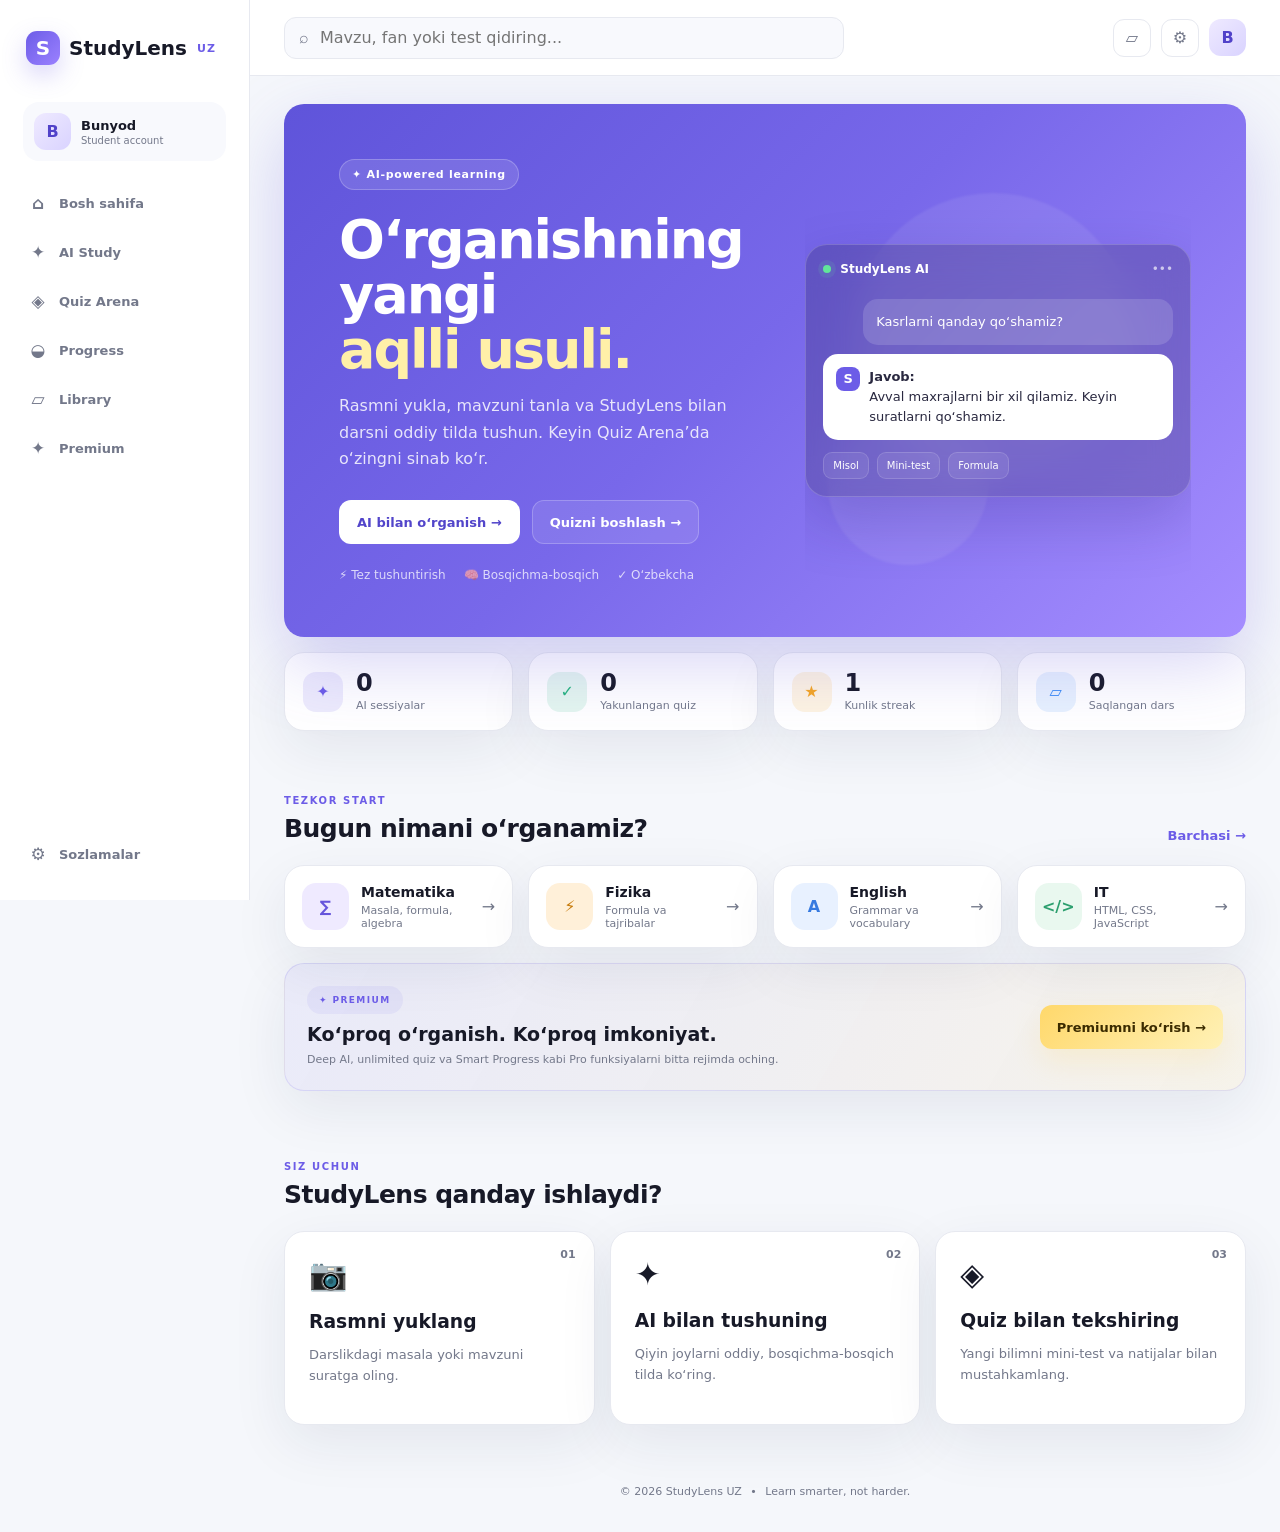
<file: index.html>
<!DOCTYPE html>
<html lang="uz">

<head>
    <meta charset="UTF-8" />
    <meta name="viewport" content="width=device-width, initial-scale=1.0" />
    <meta name="theme-color" content="#6c5ce7" />
    <title>StudyLens — Aqlli o‘qish platformasi</title>
    <link rel="stylesheet" href="style.css" />
</head>

<body data-page="home">
    <div class="app-shell">
        <aside class="sidebar" id="sidebar">
            <a class="brand" href="index.html"><span class="brand-mark">S</span><span>StudyLens</span><b>UZ</b></a>
            <div class="profile-mini">
                <div class="avatar" data-avatar>B</div>
                <div><strong data-name>Bunyod</strong><small>Student account</small></div>
            </div>
            <nav class="nav">
                <a href="index.html" data-nav="home"><span>⌂</span> Bosh sahifa</a>
                <a href="study.html" data-nav="study"><span>✦</span> AI Study</a>
                <a href="quiz.html" data-nav="quiz"><span>◈</span> Quiz Arena</a>
                <a href="progress.html" data-nav="progress"><span>◒</span> Progress</a>
                <a href="library.html" data-nav="library"><span>▱</span> Library</a>
                <a href="premium.html" data-nav="premium"><span>✦</span> Premium</a>
            </nav>
            <div class="sidebar-bottom">
                <a href="settings.html" data-nav="settings"><span>⚙</span> Sozlamalar</a>
                
            </div>
        </aside>

        <main class="main">
            <header class="topbar">
                <button class="mobile-menu" id="mobileMenu">☰</button>
                <div class="search"><span>⌕</span><input id="globalSearch"
                        placeholder="Mavzu, fan yoki test qidiring..." /></div>
                <div class="top-actions"><a class="icon-btn" href="library.html" title="Library">▱</a><a
                        class="icon-btn" href="settings.html" title="Sozlamalar">⚙</a>
                    <div class="avatar" data-avatar>B</div>
                </div>
            </header>

            <section class="page hero-page">
                <div class="hero-main card gradient-card">
                    <div class="hero-copy">
                        <div class="pill">✦ AI-powered learning</div>
                        <h1>O‘rganishning yangi<br /><span>aqlli usuli.</span></h1>
                        <p>Rasmni yukla, mavzuni tanla va StudyLens bilan darsni oddiy tilda tushun. Keyin Quiz Arena’da
                            o‘zingni sinab ko‘r.</p>
                        <div class="hero-actions"><a href="study.html" class="btn btn-light">AI bilan o‘rganish →</a><a
                                href="./quiz.html" class="btn btn-ghost" id="goToQuizBtn">Quizni boshlash →</a></div>
                        <div class="hero-meta"><span>⚡ Tez tushuntirish</span><span>🧠 Bosqichma-bosqich</span><span>✓
                                O‘zbekcha</span></div>
                    </div>
                    <div class="hero-visual">
                        <div class="orb orb-1"></div>
                        <div class="orb orb-2"></div>
                        <div class="ai-window">
                            <div class="ai-head"><span class="ai-dot"></span><strong>StudyLens
                                    AI</strong><span>•••</span></div>
                            <div class="ai-message user-msg">Kasrlarni qanday qo‘shamiz?</div>
                            <div class="ai-message ai-msg"><span class="tiny-logo">S</span>
                                <div><strong>Javob:</strong><br />Avval maxrajlarni bir xil qilamiz. Keyin suratlarni
                                    qo‘shamiz.</div>
                            </div>
                            <div class="ai-chip-row"><span>Misol</span><span>Mini-test</span><span>Formula</span></div>
                        </div>
                    </div>
                </div>

                <div class="stats-row">
                    <div class="stat-card card"><span class="stat-icon purple">✦</span>
                        <div><strong data-stat="sessions">0</strong><small>AI sessiyalar</small></div>
                    </div>
                    <div class="stat-card card"><span class="stat-icon green">✓</span>
                        <div><strong data-stat="quizzes">0</strong><small>Yakunlangan quiz</small></div>
                    </div>
                    <div class="stat-card card"><span class="stat-icon orange">★</span>
                        <div><strong data-stat="streak">1</strong><small>Kunlik streak</small></div>
                    </div>
                    <div class="stat-card card"><span class="stat-icon blue">▱</span>
                        <div><strong data-stat="saved">0</strong><small>Saqlangan dars</small></div>
                    </div>
                </div>

                <div class="section-head">
                    <div><span class="eyebrow">TEZKOR START</span>
                        <h2>Bugun nimani o‘rganamiz?</h2>
                    </div><a href="study.html" class="text-link">Barchasi →</a>
                </div>
                <div class="quick-grid">
                    <a class="subject-card card" href="study.html?subject=matematika">
                        <div class="subject-icon math">∑</div>
                        <div>
                            <h3>Matematika</h3>
                            <p>Masala, formula, algebra</p>
                        </div><span>→</span>
                    </a>
                    <a class="subject-card card" href="study.html?subject=fizika">
                        <div class="subject-icon physics">⚡</div>
                        <div>
                            <h3>Fizika</h3>
                            <p>Formula va tajribalar</p>
                        </div><span>→</span>
                    </a>
                    <a class="subject-card card" href="study.html?subject=english">
                        <div class="subject-icon english">A</div>
                        <div>
                            <h3>English</h3>
                            <p>Grammar va vocabulary</p>
                        </div><span>→</span>
                    </a>
                    <a class="subject-card card" href="study.html?subject=it">
                        <div class="subject-icon it">&lt;/&gt;</div>
                        <div>
                            <h3>IT</h3>
                            <p>HTML, CSS, JavaScript</p>
                        </div><span>→</span>
                    </a>
                </div>

                <div class="premium-promo card">
                    <div>
                        <span class="premium-kicker">✦ PREMIUM</span>
                        <h2>Ko‘proq o‘rganish. Ko‘proq imkoniyat.</h2>
                        <p>Deep AI, unlimited quiz va Smart Progress kabi Pro funksiyalarni bitta rejimda oching.</p>
                    </div>
                    <a href="premium.html" class="btn btn-premium">Premiumni ko‘rish →</a>
                </div>

                <div class="section-head top-gap">
                    <div><span class="eyebrow">SIZ UCHUN</span>
                        <h2>StudyLens qanday ishlaydi?</h2>
                    </div>
                </div>
                <div class="steps-grid">
                    <div class="step-card card">
                        <div class="step-number">01</div>
                        <div class="step-emoji">📷</div>
                        <h3>Rasmni yuklang</h3>
                        <p>Darslikdagi masala yoki mavzuni suratga oling.</p>
                    </div>
                    <div class="step-card card">
                        <div class="step-number">02</div>
                        <div class="step-emoji">✦</div>
                        <h3>AI bilan tushuning</h3>
                        <p>Qiyin joylarni oddiy, bosqichma-bosqich tilda ko‘ring.</p>
                    </div>
                    <div class="step-card card">
                        <div class="step-number">03</div>
                        <div class="step-emoji">◈</div>
                        <h3>Quiz bilan tekshiring</h3>
                        <p>Yangi bilimni mini-test va natijalar bilan mustahkamlang.</p>
                    </div>
                </div>
            </section>
            <footer class="footer">© 2026 StudyLens UZ <span>•</span> Learn smarter, not harder.</footer>
        </main>
    </div>
    <script>
        document.getElementById("goToQuizBtn")?.addEventListener("click", function (e) {
            e.preventDefault();
            window.location.href = "./quiz.html";
        });
    </script>
    <script src="app.js"></script>
</body>

</html>
</file>
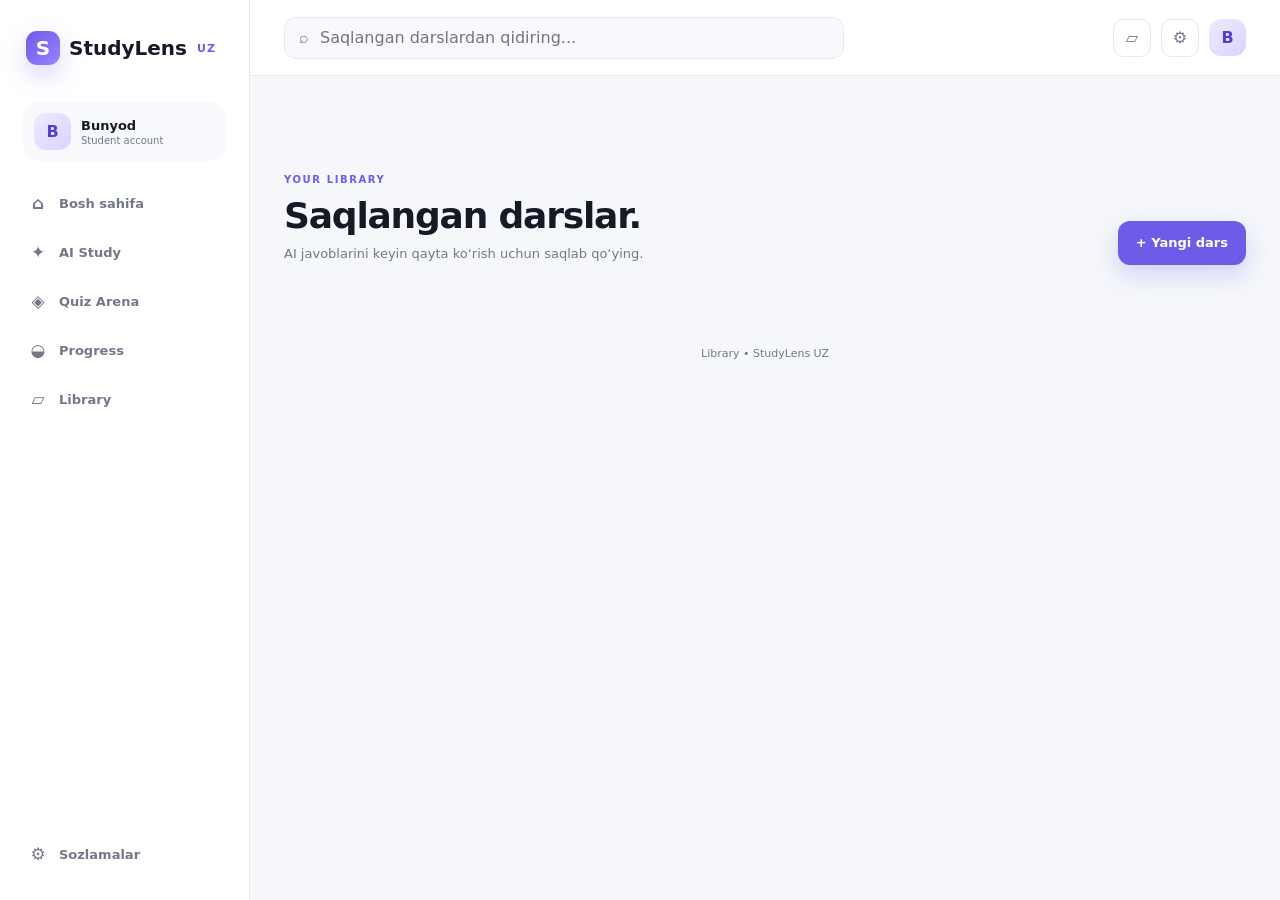
<file: library.html>
<!DOCTYPE html>
<html lang="uz">

<head>
    <meta charset="UTF-8" />
    <meta name="viewport" content="width=device-width, initial-scale=1.0" />
    <title>Library — StudyLens</title>
    <link rel="stylesheet" href="style.css" />
</head>

<body data-page="library">
    <div class="app-shell">
        <aside class="sidebar" id="sidebar"><a class="brand" href="index.html"><span
                    class="brand-mark">S</span><span>StudyLens</span><b>UZ</b></a>
            <div class="profile-mini">
                <div class="avatar" data-avatar>B</div>
                <div><strong data-name>Bunyod</strong><small>Student account</small></div>
            </div>
            <nav class="nav"><a href="index.html" data-nav="home"><span>⌂</span> Bosh sahifa</a><a href="study.html"
                    data-nav="study"><span>✦</span> AI Study</a><a href="quiz.html" data-nav="quiz"><span>◈</span> Quiz
                    Arena</a><a href="progress.html" data-nav="progress"><span>◒</span> Progress</a><a
                    href="library.html" data-nav="library"><span>▱</span> Library</a></nav>
            <div class="sidebar-bottom"><a href="settings.html" data-nav="settings"><span>⚙</span> Sozlamalar</a></div>
        </aside>
        <main class="main">
            <header class="topbar"><button class="mobile-menu" id="mobileMenu">☰</button>
                <div class="search"><span>⌕</span><input id="globalSearch"
                        placeholder="Saqlangan darslardan qidiring..." /></div>
                <div class="top-actions"><a class="icon-btn" href="library.html">▱</a><a class="icon-btn"
                        href="settings.html">⚙</a>
                    <div class="avatar" data-avatar>B</div>
                </div>
            </header>
            <section class="page">
                <div class="section-head">
                    <div><span class="eyebrow">YOUR LIBRARY</span>
                        <h1 class="page-title">Saqlangan darslar.</h1>
                        <p class="page-subtitle">AI javoblarini keyin qayta ko‘rish uchun saqlab qo‘ying.</p>
                    </div><a href="study.html" class="btn btn-primary">+ Yangi dars</a>
                </div>
                <div id="libraryGrid" class="library-grid"></div>
            </section>
            <footer class="footer">Library • StudyLens UZ</footer>
        </main>
    </div>
    <script src="app.js"></script>
</body>

</html>
</file>
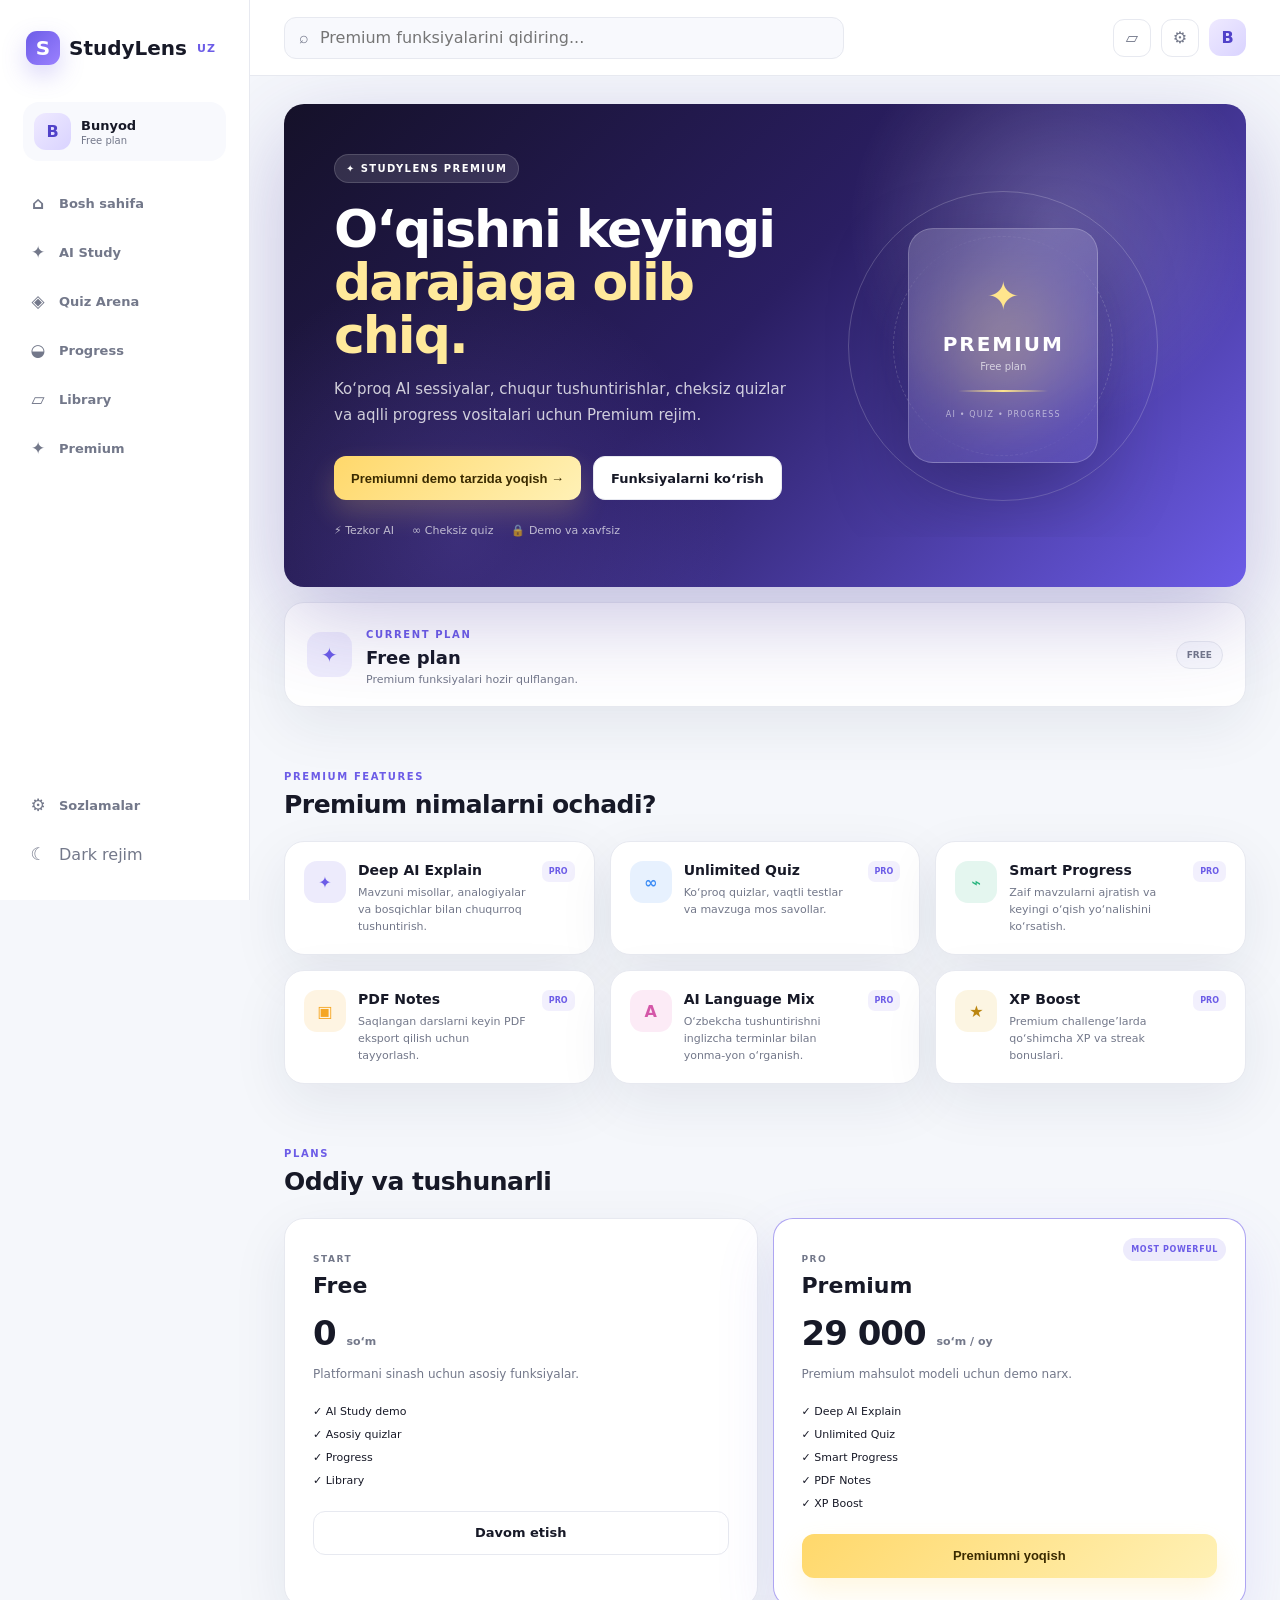
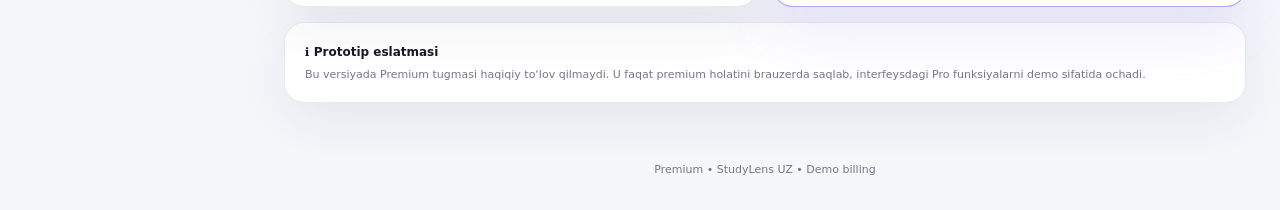
<file: premium-dashboard.html>
<!DOCTYPE html>
<html lang="uz">

<head>
    <meta charset="UTF-8" />
    <meta name="viewport" content="width=device-width, initial-scale=1.0" />
    <meta name="theme-color" content="#6c5ce7" />
    <title>Premium — StudyLens UZ</title>
    <link rel="stylesheet" href="style.css" />
</head>

<body data-page="premium">
    <div class="app-shell">
        <aside class="sidebar" id="sidebar">
            <a class="brand" href="index.html"><span class="brand-mark">S</span><span>StudyLens</span><b>UZ</b></a>
            <div class="profile-mini">
                <div class="avatar" data-avatar>B</div>
                <div><strong data-name>Bunyod</strong><small data-plan-label>Free plan</small></div>
            </div>
            <nav class="nav">
                <a href="index.html" data-nav="home"><span>⌂</span> Bosh sahifa</a>
                <a href="study.html" data-nav="study"><span>✦</span> AI Study</a>
                <a href="quiz.html" data-nav="quiz"><span>◈</span> Quiz Arena</a>
                <a href="progress.html" data-nav="progress"><span>◒</span> Progress</a>
                <a href="library.html" data-nav="library"><span>▱</span> Library</a>
                <a href="premium.html" data-nav="premium"><span>✦</span> Premium</a>
            </nav>
            <div class="sidebar-bottom">
                <a href="settings.html" data-nav="settings"><span>⚙</span> Sozlamalar</a>
                <button class="theme-toggle" id="themeToggle"><span>☾</span> Dark rejim</button>
            </div>
        </aside>

        <main class="main">
            <header class="topbar">
                <button class="mobile-menu" id="mobileMenu">☰</button>
                <div class="search"><span>⌕</span><input id="globalSearch"
                        placeholder="Premium funksiyalarini qidiring..." /></div>
                <div class="top-actions"><a class="icon-btn" href="library.html">▱</a><a class="icon-btn"
                        href="settings.html">⚙</a>
                    <div class="avatar" data-avatar>B</div>
                </div>
            </header>

            <section class="page premium-page">
                <div class="premium-hero card">
                    <div class="premium-hero-copy">
                        <span class="premium-kicker">✦ STUDYLENS PREMIUM</span>
                        <h1>O‘qishni keyingi<br /><span>darajaga olib chiq.</span></h1>
                        <p>Ko‘proq AI sessiyalar, chuqur tushuntirishlar, cheksiz quizlar va aqlli progress vositalari
                            uchun Premium rejim.</p>
                        <div class="hero-actions">
                            <button class="btn btn-premium" id="activatePremium">Premiumni demo tarzida yoqish
                                →</button>
                            <a class="btn btn-secondary" href="#features">Funksiyalarni ko‘rish</a>
                        </div>
                        <div class="premium-trust"><span>⚡ Tezkor AI</span><span>∞ Cheksiz quiz</span><span>🔒 Demo va
                                xavfsiz</span></div>
                    </div>
                    <div class="premium-orbit">
                        <div class="premium-ring ring-a"></div>
                        <div class="premium-ring ring-b"></div>
                        <div class="premium-glow"></div>
                        <div class="premium-card-art">
                            <div class="premium-star">✦</div>
                            <strong>PREMIUM</strong>
                            <small data-plan-label>Free plan</small>
                            <div class="premium-art-line"></div>
                            <span>AI • QUIZ • PROGRESS</span>
                        </div>
                    </div>
                </div>

                <div class="premium-status card" id="premiumStatusBox">
                    <div class="premium-status-icon">✦</div>
                    <div>
                        <span class="eyebrow">CURRENT PLAN</span>
                        <h2 data-premium-status>Free plan</h2>
                        <p id="premiumStatusText">Premium funksiyalari hozir qulflangan.</p>
                    </div>
                    <span class="premium-status-badge" id="premiumBadge">FREE</span>
                </div>

                <div class="section-head" id="features">
                    <div><span class="eyebrow">PREMIUM FEATURES</span>
                        <h2>Premium nimalarni ochadi?</h2>
                    </div>
                </div>

                <div class="premium-feature-grid">
                    <div class="premium-feature card">
                        <div class="feature-icon purple">✦</div>
                        <div>
                            <h3>Deep AI Explain</h3>
                            <p>Mavzuni misollar, analogiyalar va bosqichlar bilan chuqurroq tushuntirish.</p>
                        </div>
                        <span class="feature-tag">PRO</span>
                    </div>
                    <div class="premium-feature card">
                        <div class="feature-icon blue">∞</div>
                        <div>
                            <h3>Unlimited Quiz</h3>
                            <p>Ko‘proq quizlar, vaqtli testlar va mavzuga mos savollar.</p>
                        </div>
                        <span class="feature-tag">PRO</span>
                    </div>
                    <div class="premium-feature card">
                        <div class="feature-icon green">⌁</div>
                        <div>
                            <h3>Smart Progress</h3>
                            <p>Zaif mavzularni ajratish va keyingi o‘qish yo‘nalishini ko‘rsatish.</p>
                        </div>
                        <span class="feature-tag">PRO</span>
                    </div>
                    <div class="premium-feature card">
                        <div class="feature-icon orange">▣</div>
                        <div>
                            <h3>PDF Notes</h3>
                            <p>Saqlangan darslarni keyin PDF eksport qilish uchun tayyorlash.</p>
                        </div>
                        <span class="feature-tag">PRO</span>
                    </div>
                    <div class="premium-feature card">
                        <div class="feature-icon pink">A</div>
                        <div>
                            <h3>AI Language Mix</h3>
                            <p>O‘zbekcha tushuntirishni inglizcha terminlar bilan yonma-yon o‘rganish.</p>
                        </div>
                        <span class="feature-tag">PRO</span>
                    </div>
                    <div class="premium-feature card">
                        <div class="feature-icon gold">★</div>
                        <div>
                            <h3>XP Boost</h3>
                            <p>Premium challenge’larda qo‘shimcha XP va streak bonuslari.</p>
                        </div>
                        <span class="feature-tag">PRO</span>
                    </div>
                </div>

                <div class="section-head">
                    <div><span class="eyebrow">PLANS</span>
                        <h2>Oddiy va tushunarli</h2>
                    </div>
                </div>

                <div class="plans-grid">
                    <div class="plan-card card">
                        <span class="plan-label">START</span>
                        <h3>Free</h3>
                        <div class="plan-price">0 <small>so‘m</small></div>
                        <p>Platformani sinash uchun asosiy funksiyalar.</p>
                        <div class="plan-list"><span>✓ AI Study demo</span><span>✓ Asosiy quizlar</span><span>✓
                                Progress</span><span>✓ Library</span></div>
                        <a href="study.html" class="btn btn-secondary wide">Davom etish</a>
                    </div>

                    <div class="plan-card card featured-plan">
                        <div class="popular-label">MOST POWERFUL</div>
                        <span class="plan-label">PRO</span>
                        <h3>Premium</h3>
                        <div class="plan-price">29 000 <small>so‘m / oy</small></div>
                        <p>Premium mahsulot modeli uchun demo narx.</p>
                        <div class="plan-list"><span>✓ Deep AI Explain</span><span>✓ Unlimited Quiz</span><span>✓ Smart
                                Progress</span><span>✓ PDF Notes</span><span>✓ XP Boost</span></div>
                        <button class="btn btn-premium wide" id="activatePremium2">Premiumni yoqish</button>
                    </div>
                </div>

                <div class="premium-note card">
                    <strong>ℹ️ Prototip eslatmasi</strong>
                    <p>Bu versiyada Premium tugmasi haqiqiy to‘lov qilmaydi. U faqat premium holatini brauzerda saqlab,
                        interfeysdagi Pro funksiyalarni demo sifatida ochadi.</p>
                </div>
            </section>
            <footer class="footer">Premium • StudyLens UZ • Demo billing</footer>
        </main>
    </div>

    <div class="premium-modal hidden" id="premiumModal">
        <div class="premium-modal-backdrop" data-close-premium></div>
        <div class="premium-modal-card card" role="dialog" aria-modal="true" aria-labelledby="premiumModalTitle">
            <button class="modal-close" data-close-premium>×</button>
            <div class="modal-sparkle">✦</div>
            <span class="eyebrow">PREMIUM ACTIVATED</span>
            <h2 id="premiumModalTitle">Premium demo yoqildi! 🚀</h2>
            <p>Endi StudyLens interfeysida Premium holati saqlanadi. Bu hali haqiqiy to‘lov emas — faqat prototip.</p>
            <a href="study.html" class="btn btn-premium wide">AI Study’ga qaytish →</a>
        </div>
    </div>

    <script src="app.js"></script>
</body>

</html>
</file>
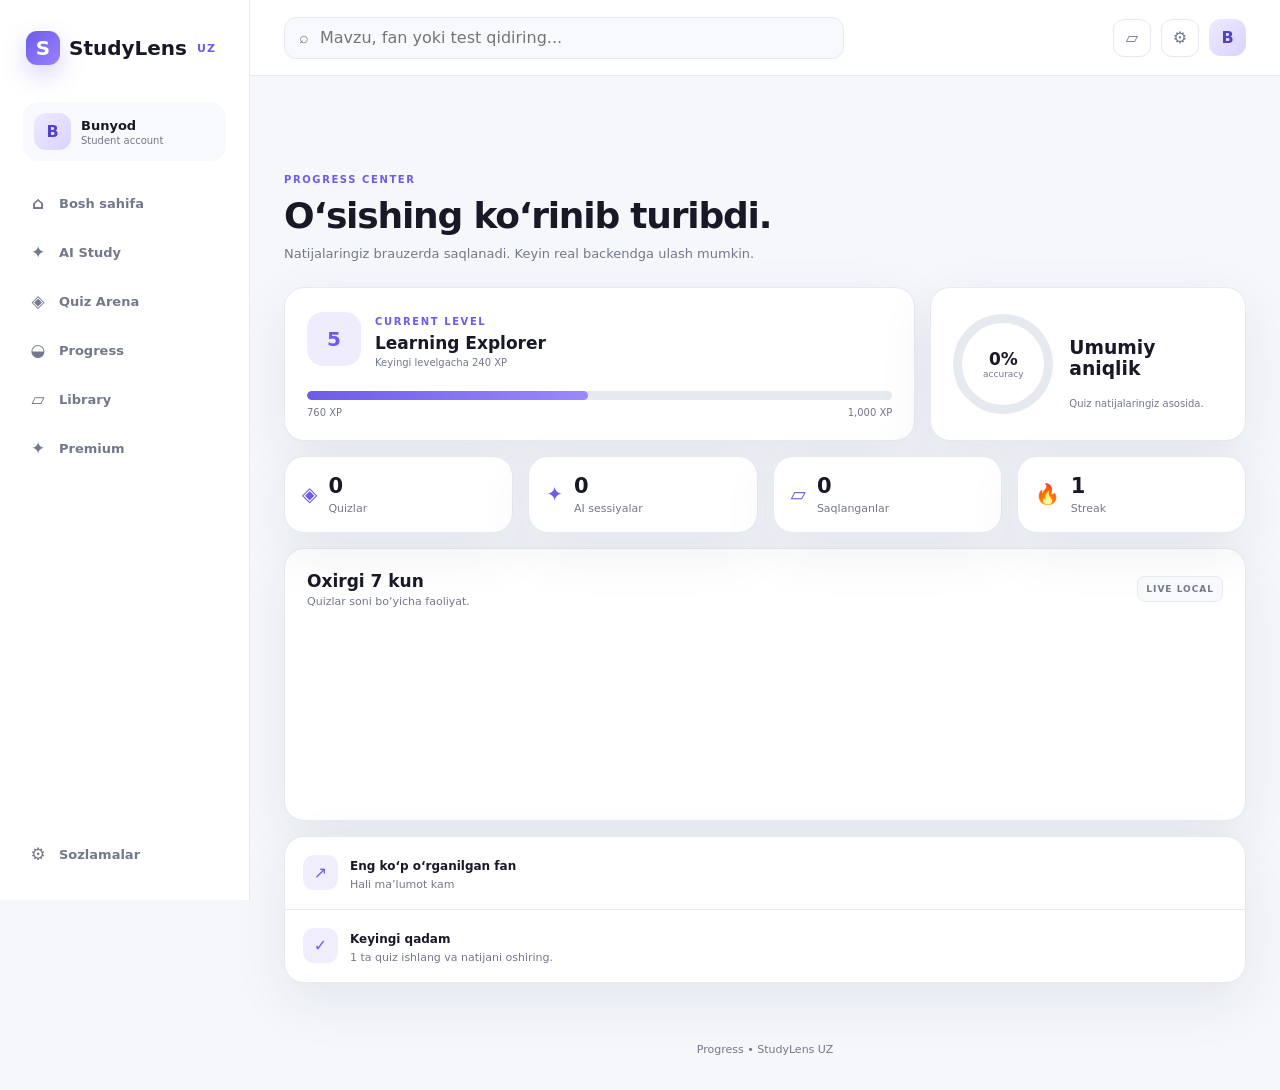
<file: progress.html>
<!DOCTYPE html>
<html lang="uz">

<head>
    <meta charset="UTF-8" />
    <meta name="viewport" content="width=device-width, initial-scale=1.0" />
    <title>Progress — StudyLens</title>
    <link rel="stylesheet" href="style.css" />
</head>

<body data-page="progress">
    <div class="app-shell">
        <aside class="sidebar" id="sidebar"><a class="brand" href="index.html"><span
                    class="brand-mark">S</span><span>StudyLens</span><b>UZ</b></a>
            <div class="profile-mini">
                <div class="avatar" data-avatar>B</div>
                <div><strong data-name>Bunyod</strong><small>Student account</small></div>
            </div>
            <nav class="nav"><a href="index.html" data-nav="home"><span>⌂</span> Bosh sahifa</a><a href="study.html"
                    data-nav="study"><span>✦</span> AI Study</a><a href="quiz.html" data-nav="quiz"><span>◈</span> Quiz
                    Arena</a><a href="progress.html" data-nav="progress"><span>◒</span> Progress</a><a
                    href="library.html" data-nav="library"><span>▱</span> Library</a>
                <a href="premium.html" data-nav="premium"><span>✦</span> Premium</a>
                </nav>
            <div class="sidebar-bottom"><a href="settings.html" data-nav="settings"><span>⚙</span> Sozlamalar</a></div>
        </aside>
        <main class="main">
            <header class="topbar"><button class="mobile-menu" id="mobileMenu">☰</button>
                <div class="search"><span>⌕</span><input id="globalSearch"
                        placeholder="Mavzu, fan yoki test qidiring..." /></div>
                <div class="top-actions"><a class="icon-btn" href="library.html">▱</a><a class="icon-btn"
                        href="settings.html">⚙</a>
                    <div class="avatar" data-avatar>B</div>
                </div>
            </header>
            <section class="page">
                <div class="section-head">
                    <div><span class="eyebrow">PROGRESS CENTER</span>
                        <h1 class="page-title">O‘sishing ko‘rinib turibdi.</h1>
                        <p class="page-subtitle">Natijalaringiz brauzerda saqlanadi. Keyin real backendga ulash mumkin.
                        </p>
                    </div>
                </div>
                <div class="progress-overview">
                    <div class="card level-card">
                        <div class="level-top">
                            <div class="level-avatar">5</div>
                            <div><span class="eyebrow">CURRENT LEVEL</span>
                                <h2>Learning Explorer</h2>
                                <p>Keyingi levelgacha 240 XP</p>
                            </div>
                        </div>
                        <div class="xp-line"><span style="width:48%"></span></div>
                        <div class="level-meta"><span>760 XP</span><span>1,000 XP</span></div>
                    </div>
                    <div class="card ring-card">
                        <div class="ring" id="accuracyRing">
                            <div><strong id="accuracyValue">0%</strong><small>accuracy</small></div>
                        </div>
                        <div>
                            <h3>Umumiy aniqlik</h3>
                            <p>Quiz natijalaringiz asosida.</p>
                        </div>
                    </div>
                </div>
                <div class="metrics-grid">
                    <div class="metric card"><span>◈</span>
                        <div><strong data-stat="quizzes">0</strong><small>Quizlar</small></div>
                    </div>
                    <div class="metric card"><span>✦</span>
                        <div><strong data-stat="sessions">0</strong><small>AI sessiyalar</small></div>
                    </div>
                    <div class="metric card"><span>▱</span>
                        <div><strong data-stat="saved">0</strong><small>Saqlanganlar</small></div>
                    </div>
                    <div class="metric card"><span>🔥</span>
                        <div><strong data-stat="streak">1</strong><small>Streak</small></div>
                    </div>
                </div>
                <div class="card chart-card">
                    <div class="card-title-row">
                        <div>
                            <h2>Oxirgi 7 kun</h2>
                            <p>Quizlar soni bo‘yicha faoliyat.</p>
                        </div><span class="mini-badge">LIVE LOCAL</span>
                    </div>
                    <div id="activityChart" class="bar-chart"></div>
                </div>
                <div class="card insights">
                    <div class="insight"><span class="insight-icon">↗</span>
                        <div><strong>Eng ko‘p o‘rganilgan fan</strong>
                            <p id="topSubject">Hali ma’lumot kam</p>
                        </div>
                    </div>
                    <div class="insight"><span class="insight-icon">✓</span>
                        <div><strong>Keyingi qadam</strong>
                            <p>1 ta quiz ishlang va natijani oshiring.</p>
                        </div>
                    </div>
                </div>
            </section>
            <footer class="footer">Progress • StudyLens UZ</footer>
        </main>
    </div>
    <script src="app.js"></script>
</body>

</html>
</file>
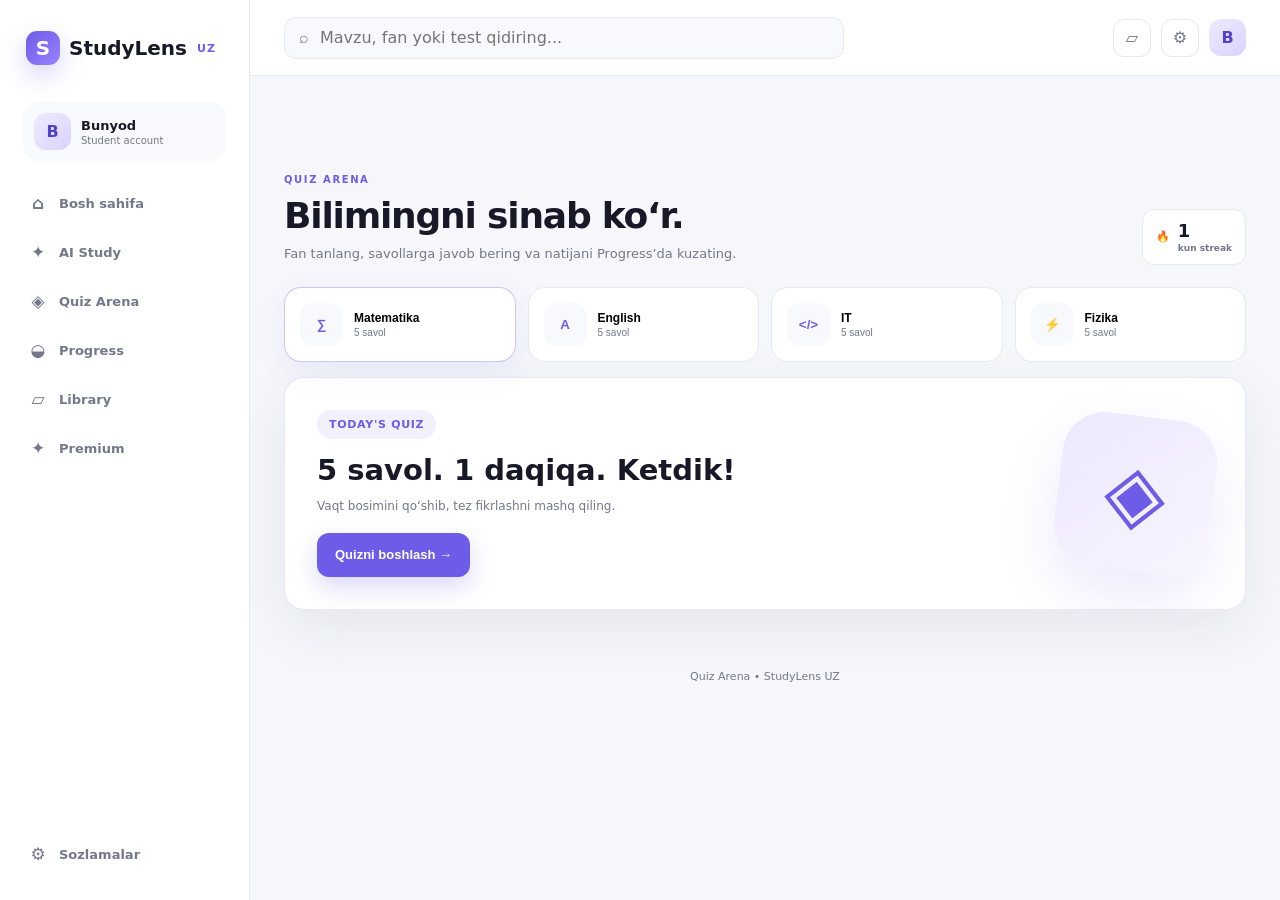
<file: quiz.html>
<!DOCTYPE html>
<html lang="uz">

<head>
    <meta charset="UTF-8" />
    <meta name="viewport" content="width=device-width, initial-scale=1.0" />
    <title>Quiz Arena — StudyLens</title>
    <link rel="stylesheet" href="style.css" />
</head>

<body data-page="quiz">
    <div class="app-shell">
        <aside class="sidebar" id="sidebar"><a class="brand" href="index.html"><span
                    class="brand-mark">S</span><span>StudyLens</span><b>UZ</b></a>
            <div class="profile-mini">
                <div class="avatar" data-avatar>B</div>
                <div><strong data-name>Bunyod</strong><small>Student account</small></div>
            </div>
            <nav class="nav"><a href="index.html" data-nav="home"><span>⌂</span> Bosh sahifa</a><a href="study.html"
                    data-nav="study"><span>✦</span> AI Study</a><a href="quiz.html" data-nav="quiz"><span>◈</span> Quiz
                    Arena</a><a href="progress.html" data-nav="progress"><span>◒</span> Progress</a><a
                    href="library.html" data-nav="library"><span>▱</span> Library</a><a href="premium.html"
                    data-nav="premium"><span>✦</span> Premium</a></nav>
            <div class="sidebar-bottom"><a href="settings.html" data-nav="settings"><span>⚙</span> Sozlamalar</a></div>
        </aside>
        <main class="main">
            <header class="topbar"><button class="mobile-menu" id="mobileMenu">☰</button>
                <div class="search"><span>⌕</span><input id="globalSearch"
                        placeholder="Mavzu, fan yoki test qidiring..." /></div>
                <div class="top-actions"><a class="icon-btn" href="library.html">▱</a><a class="icon-btn"
                        href="settings.html">⚙</a>
                    <div class="avatar" data-avatar>B</div>
                </div>
            </header>
            <section class="page">
                <div class="section-head">
                    <div><span class="eyebrow">QUIZ ARENA</span>
                        <h1 class="page-title">Bilimingni sinab ko‘r.</h1>
                        <p class="page-subtitle">Fan tanlang, savollarga javob bering va natijani Progress’da kuzating.
                        </p>
                    </div>
                    <div class="streak-box"><span>🔥</span>
                        <div><strong data-stat="streak">1</strong><small>kun streak</small></div>
                    </div>
                </div>
                <div id="quizHome" class="quiz-home">
                    <div class="quiz-categories"><button class="quiz-category active"
                            data-quiz="math"><span>∑</span><strong>Matematika</strong><small>5
                                savol</small></button><button class="quiz-category"
                            data-quiz="english"><span>A</span><strong>English</strong><small>5
                                savol</small></button><button class="quiz-category"
                            data-quiz="it"><span>&lt;/&gt;</span><strong>IT</strong><small>5
                                savol</small></button><button class="quiz-category"
                            data-quiz="physics"><span>⚡</span><strong>Fizika</strong><small>5 savol</small></button>
                    </div>
                    <div class="card featured-quiz">
                        <div><span class="pill soft">TODAY'S QUIZ</span>
                            <h2>5 savol. 1 daqiqa. Ketdik!</h2>
                            <p>Vaqt bosimini qo‘shib, tez fikrlashni mashq qiling.</p><button id="startQuiz"
                                class="btn btn-primary">Quizni boshlash →</button>
                        </div>
                        <div class="quiz-art">◈</div>
                    </div>
                </div>
                <div id="quizRunner" class="quiz-runner hidden">
                    <div class="quiz-top"><button id="quitQuiz" class="text-btn">← Quizdan chiqish</button>
                        <div class="quiz-progress">
                            <div class="progress-line"><span id="quizProgressBar"></span></div><span id="quizCounter">1
                                / 5</span>
                        </div>
                        <div class="timer" id="timer">01:00</div>
                    </div>
                    <div class="card question-card"><span class="eyebrow">SAVOL <span id="qNum">1</span></span>
                        <h2 id="qText">Savol</h2>
                        <div id="options" class="options"></div>
                        <div id="answerFeedback" class="answer-feedback" aria-live="polite"></div><button
                            id="nextQuestion" class="btn btn-primary wide" disabled>Keyingi savol →</button>
                    </div>
                </div>
                <div id="quizResult" class="card quiz-result hidden">
                    <div class="result-badge">★</div><span class="eyebrow">QUIZ YAKUNLANDI</span>
                    <h2 id="scoreText">0 / 5</h2>
                    <p id="resultText">Natijangiz.</p>
                    <div class="result-actions"><a href="progress.html" class="btn btn-primary">Progressni
                            ko‘rish</a><button id="retryQuiz" class="btn btn-secondary">Qayta ishlash</button></div>
                </div>
            </section>
            <footer class="footer">Quiz Arena • StudyLens UZ</footer>
        </main>
    </div>
    <script src="app.js"></script>
</body>

</html>
</file>
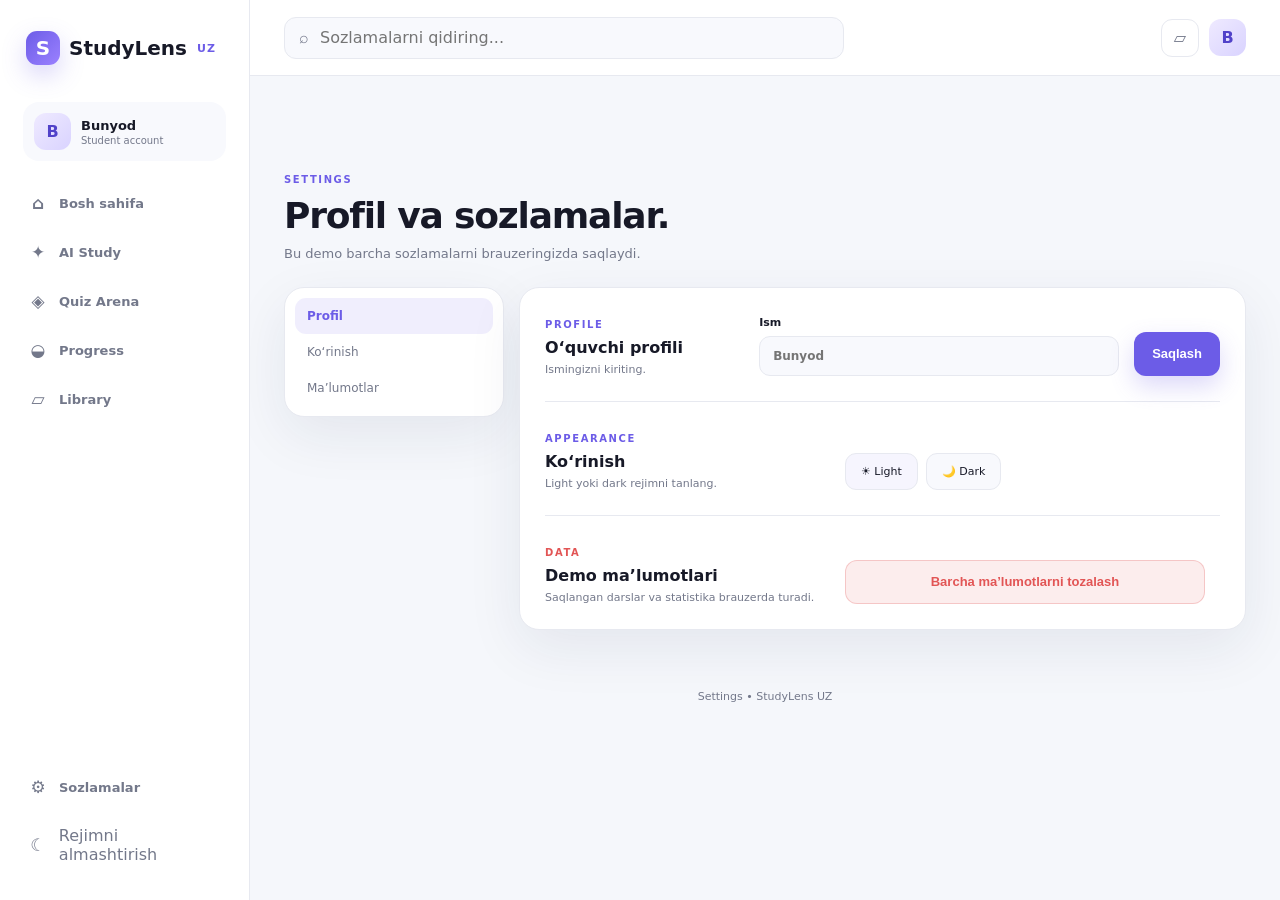
<file: settings.html>
<!DOCTYPE html>
<html lang="uz">

<head>
    <meta charset="UTF-8" />
    <meta name="viewport" content="width=device-width, initial-scale=1.0" />
    <title>Settings — StudyLens</title>
    <link rel="stylesheet" href="style.css" />
</head>

<body data-page="settings">
    <div class="app-shell">
        <aside class="sidebar" id="sidebar"><a class="brand" href="index.html"><span
                    class="brand-mark">S</span><span>StudyLens</span><b>UZ</b></a>
            <div class="profile-mini">
                <div class="avatar" data-avatar>B</div>
                <div><strong data-name>Bunyod</strong><small>Student account</small></div>
            </div>
            <nav class="nav"><a href="index.html" data-nav="home"><span>⌂</span> Bosh sahifa</a><a href="study.html"
                    data-nav="study"><span>✦</span> AI Study</a><a href="quiz.html" data-nav="quiz"><span>◈</span> Quiz
                    Arena</a><a href="progress.html" data-nav="progress"><span>◒</span> Progress</a><a
                    href="library.html" data-nav="library"><span>▱</span> Library</a></nav>
            <div class="sidebar-bottom"><a href="settings.html" data-nav="settings"><span>⚙</span> Sozlamalar</a><button
                    class="theme-toggle" id="themeToggle"><span>☾</span> Rejimni almashtirish</button></div>
        </aside>
        <main class="main">
            <header class="topbar"><button class="mobile-menu" id="mobileMenu">☰</button>
                <div class="search"><span>⌕</span><input id="globalSearch" placeholder="Sozlamalarni qidiring..." />
                </div>
                <div class="top-actions"><a class="icon-btn" href="library.html">▱</a>
                    <div class="avatar" data-avatar>B</div>
                </div>
            </header>
            <section class="page">
                <div class="section-head">
                    <div><span class="eyebrow">SETTINGS</span>
                        <h1 class="page-title">Profil va sozlamalar.</h1>
                        <p class="page-subtitle">Bu demo barcha sozlamalarni brauzeringizda saqlaydi.</p>
                    </div>
                </div>
                <div class="settings-layout">
                    <div class="card settings-nav"><button class="settings-tab active">Profil</button><button
                            class="settings-tab">Ko‘rinish</button><button class="settings-tab">Ma’lumotlar</button>
                    </div>
                    <div class="card settings-panel">
                        <div class="setting-section">
                            <div><span class="eyebrow">PROFILE</span>
                                <h2>O‘quvchi profili</h2>
                                <p>Ismingizni kiriting.</p>
                            </div><label>Ism<input id="nameInput" type="text" placeholder="Bunyod"
                                    maxlength="24" /></label><button id="saveName"
                                class="btn btn-primary">Saqlash</button>
                        </div>
                        <div class="setting-section">
                            <div><span class="eyebrow">APPEARANCE</span>
                                <h2>Ko‘rinish</h2>
                                <p>Light yoki dark rejimni tanlang.</p>
                            </div>
                            <div class="theme-options"><button class="theme-option" type="button"
                                    data-theme-choice="light" aria-pressed="false">☀️ Light</button><button
                                    class="theme-option" type="button" data-theme-choice="dark" aria-pressed="false">🌙
                                    Dark</button></div>
                        </div>
                        <div class="setting-section danger">
                            <div><span class="eyebrow">DATA</span>
                                <h2>Demo ma’lumotlari</h2>
                                <p>Saqlangan darslar va statistika brauzerda turadi.</p>
                            </div><button id="clearData" class="btn btn-danger">Barcha ma’lumotlarni tozalash</button>
                        </div>
                    </div>
                </div>
            </section>
            <footer class="footer">Settings • StudyLens UZ</footer>
        </main>
    </div>
    <script src="app.js"></script>
</body>

</html>
</file>
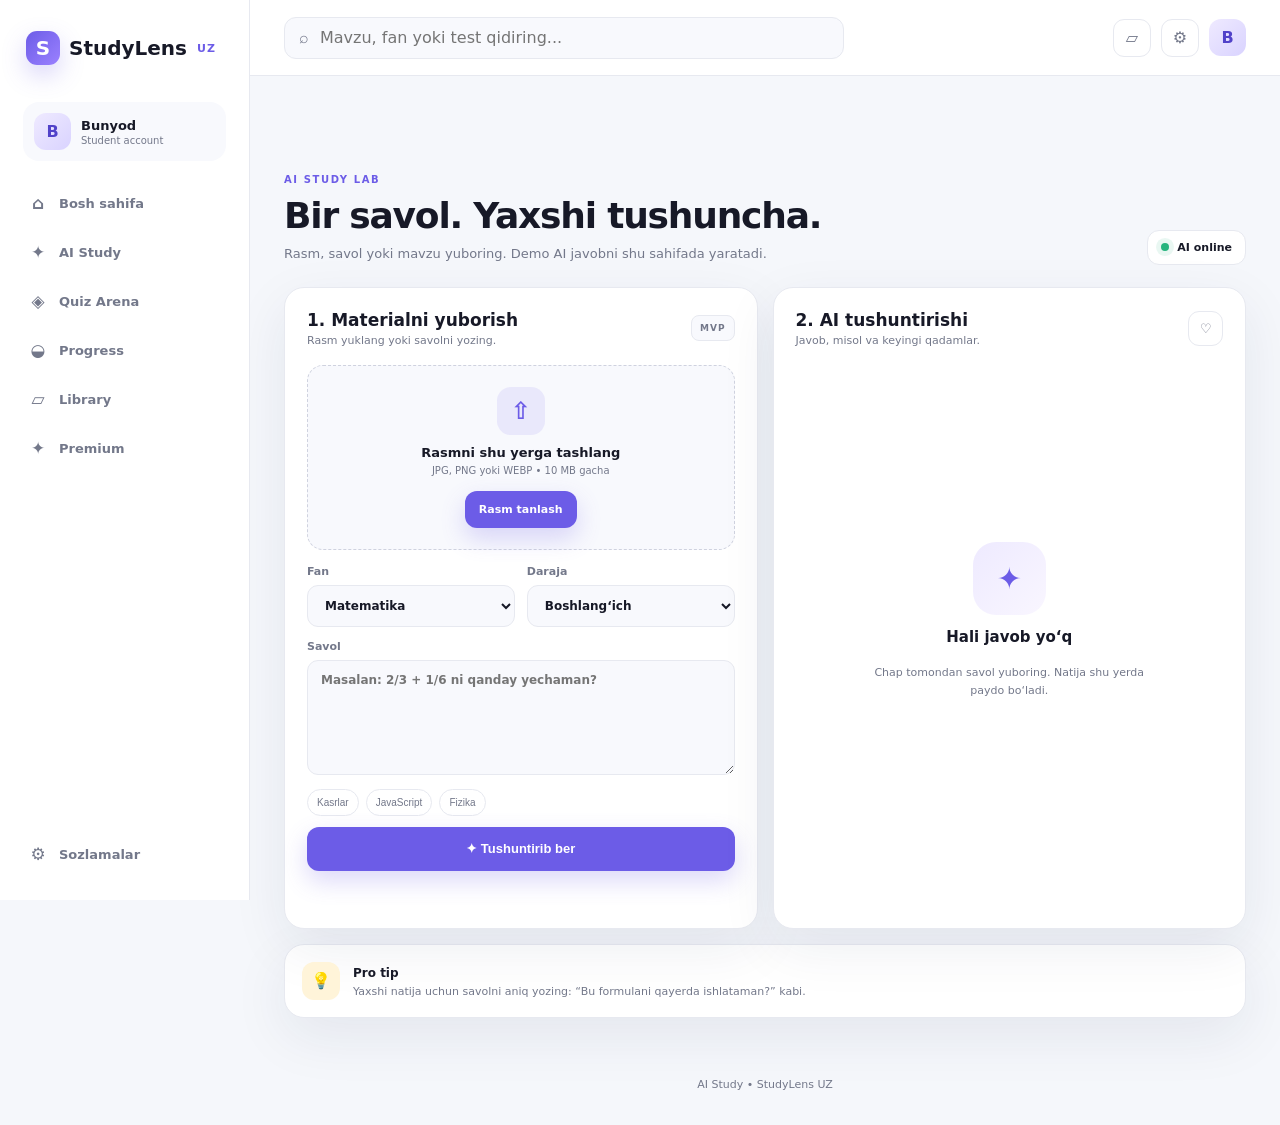
<file: study.html>
<!DOCTYPE html>
<html lang="uz">

<head>
    <meta charset="UTF-8" />
    <meta name="viewport" content="width=device-width, initial-scale=1.0" />
    <title>AI Study — StudyLens</title>
    <link rel="stylesheet" href="style.css" />
</head>

<body data-page="study">
    <div class="app-shell">
        <aside class="sidebar" id="sidebar"><a class="brand" href="index.html"><span
                    class="brand-mark">S</span><span>StudyLens</span><b>UZ</b></a>
            <div class="profile-mini">
                <div class="avatar" data-avatar>B</div>
                <div><strong data-name>Bunyod</strong><small>Student account</small></div>
            </div>
            <nav class="nav"><a href="index.html" data-nav="home"><span>⌂</span> Bosh sahifa</a><a href="study.html"
                    data-nav="study"><span>✦</span> AI Study</a><a href="quiz.html" data-nav="quiz"><span>◈</span> Quiz
                    Arena</a><a href="progress.html" data-nav="progress"><span>◒</span> Progress</a>
                <a href="library.html" data-nav="library"><span>▱</span> Library</a>
                <a href="premium.html" data-nav="premium"><span>✦</span> Premium</a>
            </nav>
            <div class="sidebar-bottom"><a href="settings.html" data-nav="settings"><span>⚙</span> Sozlamalar</a></div>
        </aside>
        <main class="main">
            <header class="topbar"><button class="mobile-menu" id="mobileMenu">☰</button>
                <div class="search"><span>⌕</span><input id="globalSearch"
                        placeholder="Mavzu, fan yoki test qidiring..." /></div>
                <div class="top-actions"><a class="icon-btn" href="library.html">▱</a><a class="icon-btn"
                        href="settings.html">⚙</a>
                    <div class="avatar" data-avatar>B</div>
                </div>
            </header>
            <section class="page">
                <div class="section-head">
                    <div><span class="eyebrow">AI STUDY LAB</span>
                        <h1 class="page-title">Bir savol. Yaxshi tushuncha.</h1>
                        <p class="page-subtitle">Rasm, savol yoki mavzu yuboring. Demo AI javobni shu sahifada yaratadi.
                        </p>
                    </div><span class="status-pill"><i></i> AI online</span>
                </div>
                <div class="study-layout">
                    <div class="card upload-card">
                        <div class="card-title-row">
                            <div>
                                <h2>1. Materialni yuborish</h2>
                                <p>Rasm yuklang yoki savolni yozing.</p>
                            </div><span class="mini-badge">MVP</span>
                        </div>
                        <div id="dropzone" class="dropzone">
                            <div class="drop-icon">⇧</div>
                            <h3>Rasmni shu yerga tashlang</h3>
                            <p>JPG, PNG yoki WEBP • 10 MB gacha</p><label class="btn btn-primary file-btn"
                                for="imageInput">Rasm tanlash</label><input id="imageInput" type="file" accept="image/*"
                                hidden />
                        </div>
                        <div id="imagePreview" class="image-preview hidden"><img id="previewImg" alt="Preview" /><button
                                id="removeImage" class="remove-image">×</button></div>
                        <div class="form-grid">
                            <label>Fan<select id="subject">
                                    <option value="matematika">Matematika</option>
                                    <option value="fizika">Fizika</option>
                                    <option value="english">English</option>
                                    <option value="it">IT</option>
                                    <option value="tarix">Tarix</option>
                                </select></label>
                            <label>Daraja<select id="level">
                                    <option>Boshlang‘ich</option>
                                    <option>O‘rta</option>
                                    <option>Yuqori</option>
                                </select></label>
                        </div>
                        <label class="textarea-label">Savol<textarea id="question"
                                placeholder="Masalan: 2/3 + 1/6 ni qanday yechaman?"></textarea></label>
                        <div class="prompt-row"><button class="prompt-chip"
                                data-prompt="Kasrlarni oddiy qilib tushuntir.">Kasrlar</button><button
                                class="prompt-chip" data-prompt="JavaScript array nima?">JavaScript</button><button
                                class="prompt-chip" data-prompt="Nyutonning 2-qonuni nima?">Fizika</button></div>
                        <button id="solveBtn" class="btn btn-primary wide">✦ Tushuntirib ber</button>
                    </div>
                    <div class="card answer-card">
                        <div class="card-title-row">
                            <div>
                                <h2>2. AI tushuntirishi</h2>
                                <p>Javob, misol va keyingi qadamlar.</p>
                            </div><button id="saveAnswer" class="icon-btn small">♡</button>
                        </div>
                        <div id="answerEmpty" class="empty-state">
                            <div class="empty-orb">✦</div>
                            <h3>Hali javob yo‘q</h3>
                            <p>Chap tomondan savol yuboring. Natija shu yerda paydo bo‘ladi.</p>
                        </div>
                        <div id="answerContent" class="answer-content hidden"></div>
                        <div class="answer-footer hidden" id="answerFooter"><span>StudyLens demo AI</span><button
                                id="saveNoteBtn" class="text-btn">Library’ga saqlash →</button></div>
                    </div>
                </div>
                <div class="card tip-banner">
                    <div class="tip-icon">💡</div>
                    <div><strong>Pro tip</strong>
                        <p>Yaxshi natija uchun savolni aniq yozing: “Bu formulani qayerda ishlataman?” kabi.</p>
                    </div>
                </div>
            </section>
            <footer class="footer">AI Study • StudyLens UZ</footer>
        </main>
    </div>
    <script src="app.js"></script>
</body>

</html>
</file>
<file: style.css>
:root {
    --bg: #f5f7fb;
    --surface: #fff;
    --surface-2: #f8f9fd;
    --text: #171927;
    --muted: #73788a;
    --line: #e7e9f0;
    --primary: #6c5ce7;
    --primary-2: #8f7cf6;
    --green: #27b47e;
    --orange: #f5a623;
    --blue: #3c8cf5;
    --danger: #e25555;
    --shadow: 0 18px 55px rgba(30, 35, 75, .08);
    --radius: 20px;
    --sidebar: 250px;
}

* {
    box-sizing: border-box
}

html {
    scroll-behavior: smooth
}

body {
    margin: 0;
    font-family: Inter, ui-sans-serif, system-ui, -apple-system, BlinkMacSystemFont, "Segoe UI", sans-serif;
    background: var(--bg);
    color: var(--text);
    transition: .2s
}

body.dark {
    --bg: #0c0e15;
    --surface: #151823;
    --surface-2: #1c2030;
    --text: #f6f7ff;
    --muted: #a8adbd;
    --line: #2b3040;
    --shadow: 0 18px 55px rgba(0, 0, 0, .34)
}

body.dark .topbar {
    background: rgba(21, 24, 35, .92)
}

body.dark .search {
    background: #10131d
}

body.dark .profile-mini {
    background: #10131d
}

body.dark .card {
    box-shadow: 0 18px 55px rgba(0, 0, 0, .22)
}

body.dark .btn-secondary {
    background: var(--surface-2)
}

body.dark .ai-msg {
    background: #202435;
    color: #f5f6ff
}

body.dark .result-badge {
    background: #242036
}

body.dark .theme-option.active {
    background: rgba(108, 92, 231, .14)
}

body:not(.dark) .theme-option[data-theme-choice="light"] {
    background: rgba(108, 92, 231, .06)
}

a {
    color: inherit
}

.app-shell {
    min-height: 100vh;
    display: flex
}

.sidebar {
    width: var(--sidebar);
    position: fixed;
    left: 0;
    top: 0;
    bottom: 0;
    background: var(--surface);
    border-right: 1px solid var(--line);
    padding: 24px 16px;
    display: flex;
    flex-direction: column;
    z-index: 30
}

.brand {
    display: flex;
    align-items: center;
    gap: 9px;
    padding: 7px 10px;
    text-decoration: none;
    font-weight: 900;
    font-size: 20px
}

.brand-mark {
    width: 34px;
    height: 34px;
    display: grid;
    place-items: center;
    color: #fff;
    background: linear-gradient(135deg, var(--primary), #9b81ff);
    border-radius: 11px;
    box-shadow: 0 10px 24px rgba(108, 92, 231, .25)
}

.brand b {
    font-size: 11px;
    letter-spacing: 1px;
    color: var(--primary);
    margin-left: 1px
}

.profile-mini {
    margin: 30px 7px 20px;
    padding: 11px;
    border-radius: 16px;
    background: var(--surface-2);
    display: flex;
    align-items: center;
    gap: 10px
}

.profile-mini small,
.profile-mini strong {
    display: block
}

.profile-mini strong {
    font-size: 13px
}

.profile-mini small {
    font-size: 10px;
    color: var(--muted);
    margin-top: 2px
}

.avatar {
    width: 37px;
    height: 37px;
    border-radius: 12px;
    background: linear-gradient(135deg, #efeaff, #d9d3ff);
    color: #5142c9;
    display: grid;
    place-items: center;
    font-weight: 800;
    flex: none
}

.nav {
    display: flex;
    flex-direction: column;
    gap: 5px
}

.nav a,
.sidebar-bottom>a,
.theme-toggle {
    border: 0;
    background: transparent;
    text-decoration: none;
    color: var(--muted);
    display: flex;
    align-items: center;
    gap: 12px;
    padding: 12px 13px;
    border-radius: 13px;
    font-weight: 650;
    font-size: 13px;
    cursor: pointer;
    text-align: left
}

.nav a span,
.sidebar-bottom span {
    width: 18px;
    text-align: center;
    font-size: 17px
}

.nav a:hover,
.sidebar-bottom>a:hover,
.theme-toggle:hover {
    background: var(--surface-2);
    color: var(--text)
}

.nav a.active,
.sidebar-bottom>a.active {
    background: rgba(108, 92, 231, .11);
    color: var(--primary)
}

.sidebar-bottom {
    margin-top: auto
}

.theme-toggle {
    width: 100%;
    font: inherit;
    margin-top: 5px
}

.main {
    margin-left: var(--sidebar);
    width: calc(100% - var(--sidebar));
    min-width: 0
}

.topbar {
    height: 76px;
    background: var(--surface);
    border-bottom: 1px solid var(--line);
    display: flex;
    align-items: center;
    justify-content: space-between;
    padding: 0 34px;
    position: sticky;
    top: 0;
    z-index: 20
}

.search {
    height: 42px;
    min-width: 320px;
    max-width: 560px;
    flex: 1;
    margin-right: 30px;
    background: var(--surface-2);
    border: 1px solid var(--line);
    border-radius: 12px;
    display: flex;
    align-items: center;
    gap: 9px;
    padding: 0 14px;
    color: var(--muted)
}

.search input {
    border: 0;
    outline: 0;
    background: transparent;
    color: var(--text);
    font: inherit;
    width: 100%
}

.top-actions {
    display: flex;
    align-items: center;
    gap: 10px
}

.icon-btn {
    width: 38px;
    height: 38px;
    display: grid;
    place-items: center;
    background: var(--surface);
    border: 1px solid var(--line);
    border-radius: 11px;
    text-decoration: none;
    color: var(--muted);
    cursor: pointer
}

.icon-btn:hover {
    color: var(--text);
    transform: translateY(-1px)
}

.icon-btn.small {
    width: 35px;
    height: 35px
}

.mobile-menu {
    display: none;
    border: 0;
    background: transparent;
    font-size: 22px;
    color: var(--text)
}

.page {
    padding: 34px;
    max-width: 1420px;
    margin: 0 auto
}

.card {
    background: var(--surface);
    border: 1px solid var(--line);
    box-shadow: var(--shadow);
    border-radius: var(--radius)
}

.hero-page {
    padding-top: 28px
}

.gradient-card {
    border: 0;
    overflow: hidden;
    position: relative;
    background: linear-gradient(135deg, #5f54da 0%, #7868ea 48%, #a58dff 100%);
    color: #fff;
    box-shadow: 0 26px 70px rgba(96, 82, 218, .25)
}

.hero-main {
    min-height: 438px;
    display: grid;
    grid-template-columns: 1.05fr .95fr;
    padding: 55px;
    gap: 40px
}

.hero-copy {
    align-self: center;
    max-width: 700px
}

.pill {
    display: inline-flex;
    align-items: center;
    gap: 6px;
    padding: 8px 12px;
    border: 1px solid rgba(255, 255, 255, .22);
    background: rgba(255, 255, 255, .12);
    border-radius: 999px;
    font-size: 11px;
    font-weight: 800;
    letter-spacing: .7px
}

.pill.soft {
    background: rgba(108, 92, 231, .09);
    border: 0;
    color: var(--primary)
}

.hero-copy h1 {
    font-size: 54px;
    line-height: 1.02;
    letter-spacing: -2px;
    margin: 22px 0 16px
}

.hero-copy h1 span {
    color: #fff0a8
}

.hero-copy p {
    max-width: 650px;
    color: rgba(255, 255, 255, .83);
    font-size: 16px;
    line-height: 1.65
}

.hero-actions {
    display: flex;
    gap: 12px;
    flex-wrap: wrap;
    margin: 28px 0 24px
}

.btn {
    display: inline-flex;
    justify-content: center;
    align-items: center;
    gap: 8px;
    min-height: 44px;
    padding: 0 17px;
    border-radius: 12px;
    border: 1px solid transparent;
    text-decoration: none;
    font-weight: 800;
    font-size: 13px;
    cursor: pointer;
    transition: .18s
}

.btn:hover {
    transform: translateY(-1px)
}

.btn-primary {
    background: var(--primary);
    color: #fff;
    box-shadow: 0 10px 24px rgba(108, 92, 231, .24)
}

.btn-light {
    background: #fff;
    color: #5245ca
}

.btn-ghost {
    background: rgba(255, 255, 255, .1);
    color: #fff;
    border-color: rgba(255, 255, 255, .22)
}

.btn-secondary {
    background: var(--surface);
    color: var(--text);
    border-color: var(--line)
}

.btn-danger {
    background: rgba(226, 85, 85, .1);
    color: var(--danger);
    border-color: rgba(226, 85, 85, .25)
}

.wide {
    width: 100%
}

.hero-meta {
    display: flex;
    gap: 18px;
    flex-wrap: wrap;
    color: rgba(255, 255, 255, .75);
    font-size: 12px
}

.hero-visual {
    position: relative;
    display: grid;
    place-items: center;
    overflow: hidden
}

.orb {
    position: absolute;
    border-radius: 50%;
    filter: blur(1px);
    background: rgba(255, 255, 255, .08)
}

.orb-1 {
    width: 280px;
    height: 280px;
    right: 15%;
    top: 8%
}

.orb-2 {
    width: 160px;
    height: 160px;
    left: 6%;
    bottom: 4%
}

.ai-window {
    width: min(390px, 100%);
    padding: 17px;
    border: 1px solid rgba(255, 255, 255, .18);
    background: rgba(20, 17, 57, .22);
    backdrop-filter: blur(18px);
    border-radius: 22px;
    box-shadow: 0 24px 60px rgba(35, 27, 108, .2);
    position: relative
}

.ai-head {
    display: flex;
    align-items: center;
    gap: 9px;
    font-size: 12px;
    padding-bottom: 14px
}

.ai-head>span:last-child {
    margin-left: auto;
    opacity: .65
}

.ai-dot {
    width: 8px;
    height: 8px;
    background: #61e69a;
    border-radius: 50%;
    box-shadow: 0 0 0 5px rgba(97, 230, 154, .1)
}

.ai-message {
    padding: 13px;
    border-radius: 15px;
    font-size: 13px;
    line-height: 1.55;
    margin-top: 9px
}

.user-msg {
    margin-left: 40px;
    background: rgba(255, 255, 255, .14)
}

.ai-msg {
    display: flex;
    gap: 9px;
    background: #fff;
    color: #2a2940
}

.tiny-logo {
    width: 24px;
    height: 24px;
    background: var(--primary);
    color: #fff;
    border-radius: 8px;
    display: grid;
    place-items: center;
    font-weight: 900;
    flex: none
}

.ai-chip-row {
    display: flex;
    gap: 8px;
    margin-top: 12px
}

.ai-chip-row span {
    font-size: 10px;
    padding: 7px 9px;
    border: 1px solid rgba(255, 255, 255, .15);
    border-radius: 9px;
    background: rgba(255, 255, 255, .08)
}

.stats-row {
    display: grid;
    grid-template-columns: repeat(4, 1fr);
    gap: 15px;
    margin-top: 15px
}

.stat-card {
    padding: 18px;
    display: flex;
    align-items: center;
    gap: 13px
}

.stat-card strong {
    font-size: 24px;
    line-height: 1
}

.stat-card small,
.metric small {
    display: block;
    color: var(--muted);
    font-size: 11px;
    margin-top: 4px
}

.stat-icon {
    width: 40px;
    height: 40px;
    border-radius: 13px;
    display: grid;
    place-items: center;
    font-weight: 900
}

.purple {
    background: rgba(108, 92, 231, .12);
    color: var(--primary)
}

.green {
    background: rgba(39, 180, 126, .12);
    color: var(--green)
}

.orange {
    background: rgba(245, 166, 35, .13);
    color: var(--orange)
}

.blue {
    background: rgba(60, 140, 245, .12);
    color: var(--blue)
}

.section-head {
    display: flex;
    justify-content: space-between;
    align-items: flex-end;
    gap: 15px;
    margin: 58px 0 22px
}

.section-head h2 {
    margin: 6px 0 0;
    font-size: 25px;
    letter-spacing: -.5px
}

.eyebrow {
    font-size: 10px;
    letter-spacing: 1.6px;
    font-weight: 900;
    color: var(--primary)
}

.text-link {
    font-size: 13px;
    font-weight: 800;
    color: var(--primary);
    text-decoration: none
}

.quick-grid {
    display: grid;
    grid-template-columns: repeat(4, 1fr);
    gap: 15px
}

.subject-card {
    padding: 17px;
    display: grid;
    grid-template-columns: auto 1fr auto;
    align-items: center;
    gap: 12px;
    text-decoration: none
}

.subject-card h3 {
    margin: 0 0 4px;
    font-size: 14px
}

.subject-card p {
    margin: 0;
    color: var(--muted);
    font-size: 11px
}

.subject-card>span:last-child {
    color: var(--muted)
}

.subject-icon {
    width: 47px;
    height: 47px;
    border-radius: 14px;
    display: grid;
    place-items: center;
    font-weight: 900
}

.math {
    background: #efeaff;
    color: #6655db
}

.physics {
    background: #fff0d9;
    color: #c77b0c
}

.english {
    background: #e8f1ff;
    color: #367ae0
}

.it {
    background: #e9f8ef;
    color: #2c9f6e
}

.top-gap {
    margin-top: 64px
}

.steps-grid {
    display: grid;
    grid-template-columns: repeat(3, 1fr);
    gap: 15px
}

.step-card {
    padding: 24px;
    position: relative;
    overflow: hidden
}

.step-number {
    position: absolute;
    right: 18px;
    top: 16px;
    font-size: 11px;
    font-weight: 900;
    color: var(--muted)
}

.step-emoji {
    font-size: 31px;
    margin-bottom: 18px
}

.step-card h3 {
    margin: 0 0 8px
}

.step-card p,
.page-subtitle {
    color: var(--muted);
    font-size: 13px;
    line-height: 1.6
}

.footer {
    padding: 26px 34px 34px;
    text-align: center;
    color: var(--muted);
    font-size: 11px
}

.footer span {
    padding: 0 5px
}

.page-title {
    font-size: 36px;
    letter-spacing: -1.2px;
    margin: 8px 0 0
}

.page-subtitle {
    margin: 8px 0 0;
    max-width: 720px
}

.status-pill,
.streak-box {
    display: flex;
    align-items: center;
    gap: 8px;
    background: var(--surface);
    border: 1px solid var(--line);
    padding: 10px 13px;
    border-radius: 12px;
    font-size: 11px;
    font-weight: 800
}

.status-pill i {
    width: 8px;
    height: 8px;
    background: var(--green);
    border-radius: 50%;
    box-shadow: 0 0 0 5px rgba(39, 180, 126, .1)
}

.study-layout {
    display: grid;
    grid-template-columns: 1fr 1fr;
    gap: 15px
}

.upload-card,
.answer-card {
    padding: 22px
}

.card-title-row {
    display: flex;
    align-items: center;
    justify-content: space-between;
    gap: 12px
}

.card-title-row h2 {
    font-size: 17px;
    margin: 0
}

.card-title-row p {
    font-size: 11px;
    color: var(--muted);
    margin: 4px 0 0
}

.mini-badge {
    font-size: 9px;
    font-weight: 900;
    letter-spacing: 1px;
    padding: 7px 8px;
    border-radius: 8px;
    background: var(--surface-2);
    border: 1px solid var(--line);
    color: var(--muted)
}

.dropzone {
    margin-top: 18px;
    border: 1.5px dashed #cfd2df;
    background: var(--surface-2);
    min-height: 185px;
    border-radius: 16px;
    display: flex;
    flex-direction: column;
    align-items: center;
    justify-content: center;
    text-align: center;
    padding: 20px;
    transition: .18s
}

.dark .dropzone {
    border-color: #383c4c
}

.dropzone.drag {
    border-color: var(--primary);
    background: rgba(108, 92, 231, .07)
}

.drop-icon {
    width: 48px;
    height: 48px;
    border-radius: 14px;
    background: rgba(108, 92, 231, .11);
    color: var(--primary);
    display: grid;
    place-items: center;
    font-size: 24px;
    font-weight: 900;
    margin-bottom: 10px
}

.dropzone h3 {
    font-size: 13px;
    margin: 0
}

.dropzone p {
    color: var(--muted);
    font-size: 10px;
    margin: 5px 0 15px
}

.file-btn {
    min-height: 37px;
    padding: 0 13px;
    font-size: 11px
}

.image-preview {
    position: relative;
    margin-top: 14px
}

.image-preview img {
    width: 100%;
    max-height: 250px;
    object-fit: contain;
    border-radius: 14px;
    background: var(--surface-2);
    border: 1px solid var(--line)
}

.remove-image {
    position: absolute;
    right: 10px;
    top: 10px;
    width: 31px;
    height: 31px;
    border: 0;
    border-radius: 10px;
    background: rgba(17, 18, 26, .8);
    color: #fff;
    font-size: 20px;
    cursor: pointer
}

.hidden {
    display: none !important
}

.form-grid {
    display: grid;
    grid-template-columns: 1fr 1fr;
    gap: 12px;
    margin-top: 15px
}

.form-grid label,
.textarea-label,
.settings-panel label {
    font-size: 11px;
    font-weight: 800;
    color: var(--muted)
}

select,
textarea,
input[type=text] {
    margin-top: 7px;
    width: 100%;
    border: 1px solid var(--line);
    background: var(--surface-2);
    color: var(--text);
    border-radius: 11px;
    outline: 0;
    padding: 12px 13px;
    font: inherit;
    font-size: 12px
}

textarea {
    height: 115px;
    resize: vertical
}

.textarea-label {
    display: block;
    margin-top: 13px
}

.prompt-row {
    display: flex;
    gap: 7px;
    flex-wrap: wrap;
    margin: 11px 0
}

.prompt-chip {
    border: 1px solid var(--line);
    background: var(--surface);
    color: var(--muted);
    padding: 7px 9px;
    border-radius: 999px;
    font-size: 10px;
    cursor: pointer
}

.prompt-chip:hover {
    border-color: var(--primary);
    color: var(--primary)
}

.answer-card {
    display: flex;
    flex-direction: column;
    min-height: 642px
}

.empty-state {
    flex: 1;
    display: grid;
    place-items: center;
    text-align: center;
    align-content: center;
    padding: 50px
}

.empty-orb {
    width: 73px;
    height: 73px;
    border-radius: 23px;
    display: grid;
    place-items: center;
    background: linear-gradient(135deg, #eeeaff, #f9f6ff);
    color: var(--primary);
    font-size: 30px;
    margin-bottom: 13px
}

.empty-state h3 {
    margin: 0 0 7px;
    font-size: 15px
}

.empty-state p {
    max-width: 280px;
    color: var(--muted);
    font-size: 11px;
    line-height: 1.6
}

.answer-content {
    margin-top: 22px;
    font-size: 13px;
    line-height: 1.72
}

.answer-content h3 {
    margin: 0 0 10px;
    font-size: 18px
}

.answer-content h4 {
    font-size: 12px;
    margin: 20px 0 8px
}

.answer-content .formula {
    font-family: ui-monospace, SFMono-Regular, Menlo, monospace;
    background: var(--surface-2);
    border: 1px solid var(--line);
    padding: 13px;
    border-radius: 12px
}

.answer-content .callout {
    padding: 12px 13px;
    background: rgba(108, 92, 231, .08);
    border-left: 3px solid var(--primary);
    border-radius: 10px
}

.answer-footer {
    display: flex;
    justify-content: space-between;
    align-items: center;
    margin-top: auto;
    padding-top: 17px;
    border-top: 1px solid var(--line);
    color: var(--muted);
    font-size: 10px
}

.text-btn {
    border: 0;
    background: transparent;
    color: var(--primary);
    font-weight: 800;
    cursor: pointer;
    padding: 0
}

.tip-banner {
    margin-top: 15px;
    display: flex;
    align-items: flex-start;
    gap: 13px;
    padding: 17px
}

.tip-icon {
    width: 38px;
    height: 38px;
    border-radius: 12px;
    background: #fff4d9;
    display: grid;
    place-items: center
}

.tip-banner strong {
    font-size: 12px
}

.tip-banner p {
    margin: 4px 0 0;
    color: var(--muted);
    font-size: 11px
}

.streak-box strong {
    font-size: 18px;
    display: block
}

.streak-box small {
    color: var(--muted);
    font-size: 9px
}

.quiz-categories {
    display: grid;
    grid-template-columns: repeat(4, 1fr);
    gap: 12px
}

.quiz-category {
    border: 1px solid var(--line);
    background: var(--surface);
    border-radius: 17px;
    padding: 15px;
    text-align: left;
    cursor: pointer;
    display: grid;
    grid-template-columns: auto 1fr;
    column-gap: 11px;
    row-gap: 2px
}

.quiz-category span {
    grid-row: 1/3;
    width: 43px;
    height: 43px;
    border-radius: 13px;
    display: grid;
    place-items: center;
    background: var(--surface-2);
    color: var(--primary);
    font-weight: 900
}

.quiz-category strong {
    align-self: end;
    font-size: 12px
}

.quiz-category small {
    font-size: 10px;
    color: var(--muted)
}

.quiz-category.active {
    border-color: rgba(108, 92, 231, .35);
    box-shadow: 0 10px 30px rgba(108, 92, 231, .08)
}

.featured-quiz {
    margin-top: 15px;
    padding: 32px;
    display: flex;
    justify-content: space-between;
    align-items: center;
    overflow: hidden
}

.featured-quiz h2 {
    font-size: 29px;
    margin: 14px 0 9px
}

.featured-quiz p {
    color: var(--muted);
    font-size: 12px;
    margin-bottom: 20px
}

.quiz-art {
    width: 155px;
    height: 155px;
    border-radius: 42px;
    background: linear-gradient(135deg, #ece8ff, #f8f5ff);
    display: grid;
    place-items: center;
    color: var(--primary);
    font-size: 80px;
    transform: rotate(7deg);
    box-shadow: 0 25px 55px rgba(108, 92, 231, .12)
}

.quiz-runner {
    padding-top: 14px
}

.quiz-top {
    display: flex;
    align-items: center;
    gap: 20px;
    margin-bottom: 16px
}

.quiz-progress {
    flex: 1
}

.progress-line {
    height: 7px;
    background: var(--line);
    border-radius: 999px;
    overflow: hidden
}

.progress-line span {
    height: 100%;
    display: block;
    width: 20%;
    background: var(--primary);
    border-radius: 999px;
    transition: .2s
}

.quiz-progress>span {
    font-size: 9px;
    color: var(--muted);
    display: block;
    margin-top: 5px;
    text-align: right
}

.timer {
    font-family: ui-monospace, monospace;
    font-weight: 900;
    font-size: 13px;
    padding: 9px 12px;
    border-radius: 10px;
    background: var(--surface);
    border: 1px solid var(--line)
}

.question-card {
    max-width: 850px;
    margin: 0 auto;
    padding: 30px
}

.question-card h2 {
    font-size: 26px;
    line-height: 1.35;
    margin: 10px 0 24px
}

.options {
    display: grid;
    gap: 10px
}

.option {
    border: 1px solid var(--line);
    background: var(--surface);
    border-radius: 13px;
    padding: 14px;
    text-align: left;
    font: inherit;
    color: var(--text);
    cursor: pointer
}

.option:hover {
    border-color: var(--primary);
    background: rgba(108, 92, 231, .05)
}

.option.selected {
    border-color: var(--primary);
    background: rgba(108, 92, 231, .1)
}

.question-card .btn {
    margin-top: 20px
}

.quiz-result {
    max-width: 650px;
    margin: 30px auto;
    padding: 36px;
    text-align: center
}

.result-badge {
    width: 74px;
    height: 74px;
    border-radius: 24px;
    display: grid;
    place-items: center;
    background: linear-gradient(135deg, #f3edff, #fff);
    color: var(--primary);
    font-size: 31px;
    margin: 0 auto 15px
}

.quiz-result h2 {
    font-size: 50px;
    margin: 9px 0
}

.quiz-result p {
    color: var(--muted);
    font-size: 13px
}

.result-actions {
    display: flex;
    justify-content: center;
    gap: 10px;
    margin-top: 22px
}

.progress-overview {
    display: grid;
    grid-template-columns: 1.6fr .8fr;
    gap: 15px
}

.level-card,
.ring-card {
    padding: 22px
}

.level-top {
    display: flex;
    align-items: center;
    gap: 14px
}

.level-avatar {
    width: 54px;
    height: 54px;
    border-radius: 16px;
    background: rgba(108, 92, 231, .11);
    color: var(--primary);
    display: grid;
    place-items: center;
    font-size: 20px;
    font-weight: 900
}

.level-top h2 {
    font-size: 17px;
    margin: 4px 0
}

.level-top p,
.ring-card p {
    margin: 0;
    color: var(--muted);
    font-size: 10px
}

.xp-line {
    height: 9px;
    background: var(--line);
    border-radius: 999px;
    overflow: hidden;
    margin-top: 23px
}

.xp-line span {
    display: block;
    height: 100%;
    background: linear-gradient(90deg, var(--primary), #9a88ff);
    border-radius: 999px
}

.level-meta {
    display: flex;
    justify-content: space-between;
    font-size: 10px;
    color: var(--muted);
    margin-top: 7px
}

.ring-card {
    display: flex;
    align-items: center;
    gap: 16px
}

.ring {
    --p: 0%;
    width: 100px;
    height: 100px;
    border-radius: 50%;
    background: conic-gradient(var(--primary) var(--p), var(--line) 0);
    display: grid;
    place-items: center;
    position: relative;
    flex: none
}

.ring:after {
    content: "";
    position: absolute;
    inset: 9px;
    background: var(--surface);
    border-radius: 50%
}

.ring>div {
    position: relative;
    z-index: 1;
    text-align: center
}

.ring strong {
    display: block;
    font-size: 17px
}

.ring small {
    display: block;
    font-size: 9px;
    color: var(--muted)
}

.metrics-grid {
    display: grid;
    grid-template-columns: repeat(4, 1fr);
    gap: 15px;
    margin-top: 15px
}

.metric {
    padding: 17px;
    display: flex;
    gap: 11px;
    align-items: center
}

.metric>span {
    font-size: 20px;
    color: var(--primary)
}

.metric strong {
    font-size: 21px
}

.chart-card {
    margin-top: 15px;
    padding: 22px
}

.bar-chart {
    height: 190px;
    display: flex;
    align-items: flex-end;
    gap: 12px;
    padding: 18px 6px 5px
}

.bar {
    flex: 1;
    min-width: 15px;
    background: linear-gradient(180deg, var(--primary-2), var(--primary));
    border-radius: 9px 9px 5px 5px;
    position: relative;
    opacity: .9
}

.bar em {
    position: absolute;
    bottom: -18px;
    left: 50%;
    transform: translateX(-50%);
    font-style: normal;
    font-size: 9px;
    color: var(--muted)
}

.bar i {
    position: absolute;
    top: -17px;
    left: 50%;
    transform: translateX(-50%);
    font-style: normal;
    font-size: 9px;
    color: var(--muted)
}

.insights {
    margin-top: 15px;
    padding: 0
}

.insight {
    display: flex;
    gap: 12px;
    padding: 18px;
    border-bottom: 1px solid var(--line)
}

.insight:last-child {
    border-bottom: 0
}

.insight-icon {
    width: 35px;
    height: 35px;
    border-radius: 11px;
    display: grid;
    place-items: center;
    background: rgba(108, 92, 231, .1);
    color: var(--primary)
}

.insight strong {
    font-size: 12px
}

.insight p {
    margin: 4px 0 0;
    color: var(--muted);
    font-size: 11px
}

.library-grid {
    display: grid;
    grid-template-columns: repeat(3, 1fr);
    gap: 15px
}

.library-item {
    padding: 19px
}

.library-item h3 {
    font-size: 15px;
    margin: 0 0 8px
}

.library-item p {
    font-size: 11px;
    color: var(--muted);
    line-height: 1.6;
    display: -webkit-box;
    -webkit-line-clamp: 4;
    -webkit-box-orient: vertical;
    overflow: hidden
}

.library-meta {
    display: flex;
    justify-content: space-between;
    align-items: center;
    margin-top: 15px;
    padding-top: 12px;
    border-top: 1px solid var(--line);
    font-size: 9px;
    color: var(--muted)
}

.library-item .delete-note {
    border: 0;
    background: transparent;
    color: var(--danger);
    cursor: pointer
}

.empty-library {
    grid-column: 1/-1;
    padding: 65px;
    text-align: center
}

.empty-library .empty-orb {
    margin: 0 auto 14px
}

.settings-layout {
    display: grid;
    grid-template-columns: 220px 1fr;
    gap: 15px
}

.settings-nav {
    padding: 10px;
    align-self: start
}

.settings-tab {
    display: block;
    width: 100%;
    text-align: left;
    background: transparent;
    border: 0;
    padding: 11px 12px;
    border-radius: 11px;
    color: var(--muted);
    font: inherit;
    font-size: 12px;
    cursor: pointer
}

.settings-tab.active {
    background: rgba(108, 92, 231, .1);
    color: var(--primary);
    font-weight: 800
}

.settings-panel {
    padding: 25px
}

.setting-section {
    padding-bottom: 25px;
    margin-bottom: 25px;
    border-bottom: 1px solid var(--line);
    display: grid;
    grid-template-columns: 1fr minmax(250px, 360px) auto;
    align-items: end;
    gap: 15px
}

.setting-section:last-child {
    border-bottom: 0;
    margin-bottom: 0;
    padding-bottom: 0
}

.setting-section h2 {
    font-size: 16px;
    margin: 6px 0
}

.setting-section p {
    margin: 0;
    color: var(--muted);
    font-size: 11px
}

.setting-section label {
    color: var(--text)
}

.theme-options {
    display: flex;
    gap: 8px
}

.theme-option {
    border: 1px solid var(--line);
    background: var(--surface-2);
    color: var(--text);
    border-radius: 11px;
    padding: 11px 15px;
    cursor: pointer;
    font: inherit;
    font-size: 11px
}

.theme-option.active {
    border-color: var(--primary);
    color: var(--primary)
}

.danger .eyebrow {
    color: var(--danger)
}

@media (max-width:1050px) {
    :root {
        --sidebar: 220px
    }

    .hero-main {
        grid-template-columns: 1fr
    }

    .hero-visual {
        display: none
    }

    .quick-grid {
        grid-template-columns: repeat(2, 1fr)
    }

    .study-layout {
        grid-template-columns: 1fr
    }

    .library-grid {
        grid-template-columns: repeat(2, 1fr)
    }

    .progress-overview {
        grid-template-columns: 1fr
    }

    .metrics-grid {
        grid-template-columns: repeat(2, 1fr)
    }
}

@media (max-width:760px) {
    :root {
        --sidebar: 0px
    }

    .sidebar {
        width: 260px;
        transform: translateX(-100%);
        transition: .2s;
        box-shadow: 25px 0 60px rgba(0, 0, 0, .12)
    }

    .sidebar.open {
        transform: translateX(0)
    }

    .main {
        margin-left: 0;
        width: 100%
    }

    .topbar {
        padding: 0 16px;
        gap: 10px
    }

    .mobile-menu {
        display: block
    }

    .search {
        min-width: 0;
        margin-right: 0
    }

    .top-actions .icon-btn {
        display: none
    }

    .page {
        padding: 22px 16px
    }

    .hero-main {
        padding: 31px 24px
    }

    .hero-copy h1 {
        font-size: 39px;
        letter-spacing: -1.5px
    }

    .stats-row,
    .quick-grid,
    .steps-grid,
    .quiz-categories,
    .metrics-grid,
    .library-grid {
        grid-template-columns: 1fr
    }

    .section-head {
        align-items: flex-start;
        flex-direction: column;
        margin-top: 35px
    }

    .page-title {
        font-size: 29px
    }

    .featured-quiz {
        padding: 24px
    }

    .quiz-art {
        display: none
    }

    .quiz-top {
        gap: 10px
    }

    .question-card {
        padding: 22px
    }

    .setting-section {
        grid-template-columns: 1fr
    }

    .settings-layout {
        grid-template-columns: 1fr
    }

    .settings-nav {
        display: flex;
        gap: 7px;
        overflow: auto
    }

    .settings-tab {
        white-space: nowrap
    }

    .ring-card {
        justify-content: center
    }

    .footer {
        padding-left: 16px;
        padding-right: 16px
    }
}


/* PREMIUM */
.premium-page {
    padding-top: 28px
}

.premium-hero {
    min-height: 460px;
    display: grid;
    grid-template-columns: 1.08fr .92fr;
    gap: 24px;
    padding: 50px;
    overflow: hidden;
    position: relative;
    background: linear-gradient(135deg, #151129 0%, #2a1e62 47%, #6c5ce7 100%);
    color: #fff;
    border: 0;
    box-shadow: 0 30px 90px rgba(66, 47, 155, .28)
}

.premium-hero:before {
    content: "";
    position: absolute;
    inset: 0;
    background: radial-gradient(circle at 80% 25%, rgba(255, 255, 255, .2), transparent 24%), radial-gradient(circle at 18% 90%, rgba(151, 126, 255, .18), transparent 30%);
    pointer-events: none
}

.premium-hero-copy {
    align-self: center;
    position: relative;
    z-index: 2;
    max-width: 690px
}

.premium-kicker {
    display: inline-flex;
    padding: 8px 11px;
    border-radius: 999px;
    background: rgba(255, 255, 255, .12);
    border: 1px solid rgba(255, 255, 255, .15);
    font-size: 10px;
    font-weight: 900;
    letter-spacing: 1.4px
}

.premium-hero h1 {
    margin: 20px 0 15px;
    font-size: 52px;
    line-height: 1.02;
    letter-spacing: -2px
}

.premium-hero h1 span {
    color: #ffe99b
}

.premium-hero p {
    max-width: 610px;
    color: rgba(255, 255, 255, .78);
    font-size: 15px;
    line-height: 1.7
}

.btn-premium {
    background: linear-gradient(135deg, #ffd86b, #fff1b6);
    color: #3b2b00;
    box-shadow: 0 13px 28px rgba(255, 216, 107, .2);
    border: 0
}

.premium-trust {
    display: flex;
    gap: 18px;
    flex-wrap: wrap;
    color: rgba(255, 255, 255, .68);
    font-size: 11px
}

.premium-orbit {
    position: relative;
    display: grid;
    place-items: center;
    min-height: 330px;
    overflow: hidden
}

.premium-ring {
    position: absolute;
    border-radius: 50%;
    border: 1px solid rgba(255, 255, 255, .2)
}

.ring-a {
    width: 310px;
    height: 310px;
    animation: spin 18s linear infinite
}

.ring-b {
    width: 220px;
    height: 220px;
    border-style: dashed;
    animation: spin-rev 13s linear infinite
}

.premium-glow {
    width: 240px;
    height: 240px;
    border-radius: 50%;
    background: radial-gradient(circle, rgba(255, 227, 128, .34), rgba(108, 92, 231, .05) 60%, transparent 70%);
    filter: blur(6px)
}

.premium-card-art {
    position: absolute;
    width: 190px;
    height: 235px;
    border-radius: 25px;
    display: flex;
    flex-direction: column;
    align-items: center;
    justify-content: center;
    background: linear-gradient(150deg, rgba(255, 255, 255, .17), rgba(255, 255, 255, .06));
    border: 1px solid rgba(255, 255, 255, .22);
    backdrop-filter: blur(20px);
    box-shadow: 0 30px 80px rgba(0, 0, 0, .25);
    text-align: center
}

.premium-card-art .premium-star {
    font-size: 40px;
    color: #ffe58d;
    margin-bottom: 13px
}

.premium-card-art strong {
    font-size: 20px;
    letter-spacing: 2px
}

.premium-card-art small {
    color: rgba(255, 255, 255, .68);
    margin-top: 5px;
    font-size: 10px
}

.premium-art-line {
    width: 90px;
    height: 2px;
    background: linear-gradient(90deg, transparent, #ffe58d, transparent);
    margin: 18px 0
}

.premium-card-art>span {
    font-size: 8px;
    letter-spacing: 1.2px;
    color: rgba(255, 255, 255, .55)
}

.premium-status {
    margin-top: 15px;
    padding: 20px 22px;
    display: flex;
    align-items: center;
    gap: 14px
}

.premium-status-icon {
    width: 45px;
    height: 45px;
    border-radius: 14px;
    display: grid;
    place-items: center;
    background: rgba(108, 92, 231, .11);
    color: var(--primary);
    font-size: 20px
}

.premium-status h2 {
    margin: 5px 0;
    font-size: 18px
}

.premium-status p {
    margin: 0;
    color: var(--muted);
    font-size: 11px
}

.premium-status-badge {
    margin-left: auto;
    padding: 8px 10px;
    border-radius: 999px;
    font-size: 9px;
    font-weight: 900;
    background: var(--surface-2);
    color: var(--muted);
    border: 1px solid var(--line)
}

.premium-status-badge.is-premium {
    background: rgba(255, 214, 93, .16);
    color: #b78300;
    border-color: rgba(255, 214, 93, .35)
}

.premium-feature-grid {
    display: grid;
    grid-template-columns: repeat(3, 1fr);
    gap: 15px
}

.premium-feature {
    padding: 19px;
    display: grid;
    grid-template-columns: auto 1fr auto;
    gap: 12px;
    align-items: start
}

.feature-icon {
    width: 42px;
    height: 42px;
    border-radius: 13px;
    display: grid;
    place-items: center;
    font-weight: 900
}

.feature-icon.pink {
    background: rgba(227, 91, 180, .12);
    color: #d457a8
}

.feature-icon.gold {
    background: rgba(232, 180, 55, .14);
    color: #bb8610
}

.premium-feature h3 {
    margin: 1px 0 6px;
    font-size: 14px
}

.premium-feature p {
    margin: 0;
    color: var(--muted);
    font-size: 11px;
    line-height: 1.55
}

.feature-tag {
    font-size: 8px;
    font-weight: 900;
    padding: 6px 7px;
    border-radius: 7px;
    background: rgba(108, 92, 231, .09);
    color: var(--primary)
}

.plans-grid {
    display: grid;
    grid-template-columns: 1fr 1fr;
    gap: 15px
}

.plan-card {
    padding: 28px;
    position: relative
}

.plan-card h3 {
    font-size: 22px;
    margin: 7px 0
}

.plan-label {
    font-size: 9px;
    font-weight: 900;
    letter-spacing: 1.5px;
    color: var(--muted)
}

.plan-price {
    font-size: 34px;
    font-weight: 900;
    letter-spacing: -1px;
    margin: 15px 0 7px
}

.plan-price small {
    font-size: 11px;
    font-weight: 700;
    color: var(--muted);
    letter-spacing: 0
}

.plan-card p {
    color: var(--muted);
    font-size: 12px;
    line-height: 1.55
}

.plan-list {
    display: grid;
    gap: 10px;
    margin: 21px 0 24px
}

.plan-list span {
    font-size: 11px;
    color: var(--text)
}

.featured-plan {
    border: 1px solid rgba(108, 92, 231, .55);
    box-shadow: 0 24px 60px rgba(108, 92, 231, .13)
}

.popular-label {
    position: absolute;
    right: 19px;
    top: 19px;
    font-size: 8px;
    font-weight: 900;
    padding: 7px 8px;
    border-radius: 999px;
    background: rgba(108, 92, 231, .12);
    color: var(--primary);
    letter-spacing: .6px
}

.premium-note {
    margin-top: 15px;
    padding: 18px 20px
}

.premium-note strong {
    font-size: 12px
}

.premium-note p {
    margin: 6px 0 0;
    color: var(--muted);
    font-size: 11px;
    line-height: 1.6
}

.premium-modal {
    position: fixed;
    inset: 0;
    z-index: 100;
    display: grid;
    place-items: center;
    padding: 20px
}

.premium-modal.hidden {
    display: none
}

.premium-modal-backdrop {
    position: absolute;
    inset: 0;
    background: rgba(8, 10, 19, .58);
    backdrop-filter: blur(8px)
}

.premium-modal-card {
    position: relative;
    width: min(440px, 100%);
    padding: 34px;
    text-align: center;
    z-index: 2
}

.modal-close {
    position: absolute;
    right: 13px;
    top: 11px;
    width: 34px;
    height: 34px;
    border-radius: 10px;
    border: 1px solid var(--line);
    background: var(--surface);
    color: var(--muted);
    font-size: 22px;
    cursor: pointer
}

.modal-sparkle {
    width: 58px;
    height: 58px;
    border-radius: 18px;
    margin: 0 auto 15px;
    display: grid;
    place-items: center;
    background: linear-gradient(135deg, #ffd76b, #fff0b0);
    color: #5b4300;
    font-size: 25px
}

.premium-modal-card h2 {
    font-size: 25px;
    margin: 8px 0
}

.premium-modal-card p {
    color: var(--muted);
    font-size: 12px;
    line-height: 1.7;
    margin: 0 0 20px
}

.modal-open {
    overflow: hidden
}

@keyframes spin {
    to {
        transform: rotate(360deg)
    }
}

@keyframes spin-rev {
    to {
        transform: rotate(-360deg)
    }
}

@media (max-width:1050px) {
    .premium-hero {
        grid-template-columns: 1fr
    }

    .premium-orbit {
        display: none
    }

    .premium-feature-grid {
        grid-template-columns: repeat(2, 1fr)
    }
}

@media (max-width:760px) {
    .premium-hero {
        padding: 30px 24px
    }

    .premium-hero h1 {
        font-size: 39px
    }

    .premium-feature-grid,
    .plans-grid {
        grid-template-columns: 1fr
    }

    .premium-status {
        align-items: flex-start
    }

    .premium-status-badge {
        margin-left: 0
    }

    .premium-feature {
        grid-template-columns: auto 1fr
    }

    .feature-tag {
        grid-column: 2;
        justify-self: start
    }
}

.premium-promo {
    margin-top: 15px;
    padding: 22px;
    display: flex;
    align-items: center;
    justify-content: space-between;
    gap: 20px;
    background: linear-gradient(120deg, rgba(108, 92, 231, .08), rgba(255, 214, 93, .10));
    border-color: rgba(108, 92, 231, .16)
}

.premium-promo h2 {
    margin: 9px 0 6px;
    font-size: 19px
}

.premium-promo p {
    margin: 0;
    color: var(--muted);
    font-size: 11px;
    line-height: 1.55;
    max-width: 620px
}

.premium-promo .premium-kicker {
    color: var(--primary);
    background: rgba(108, 92, 231, .08);
    border-color: transparent;
    font-size: 9px
}
</file>
